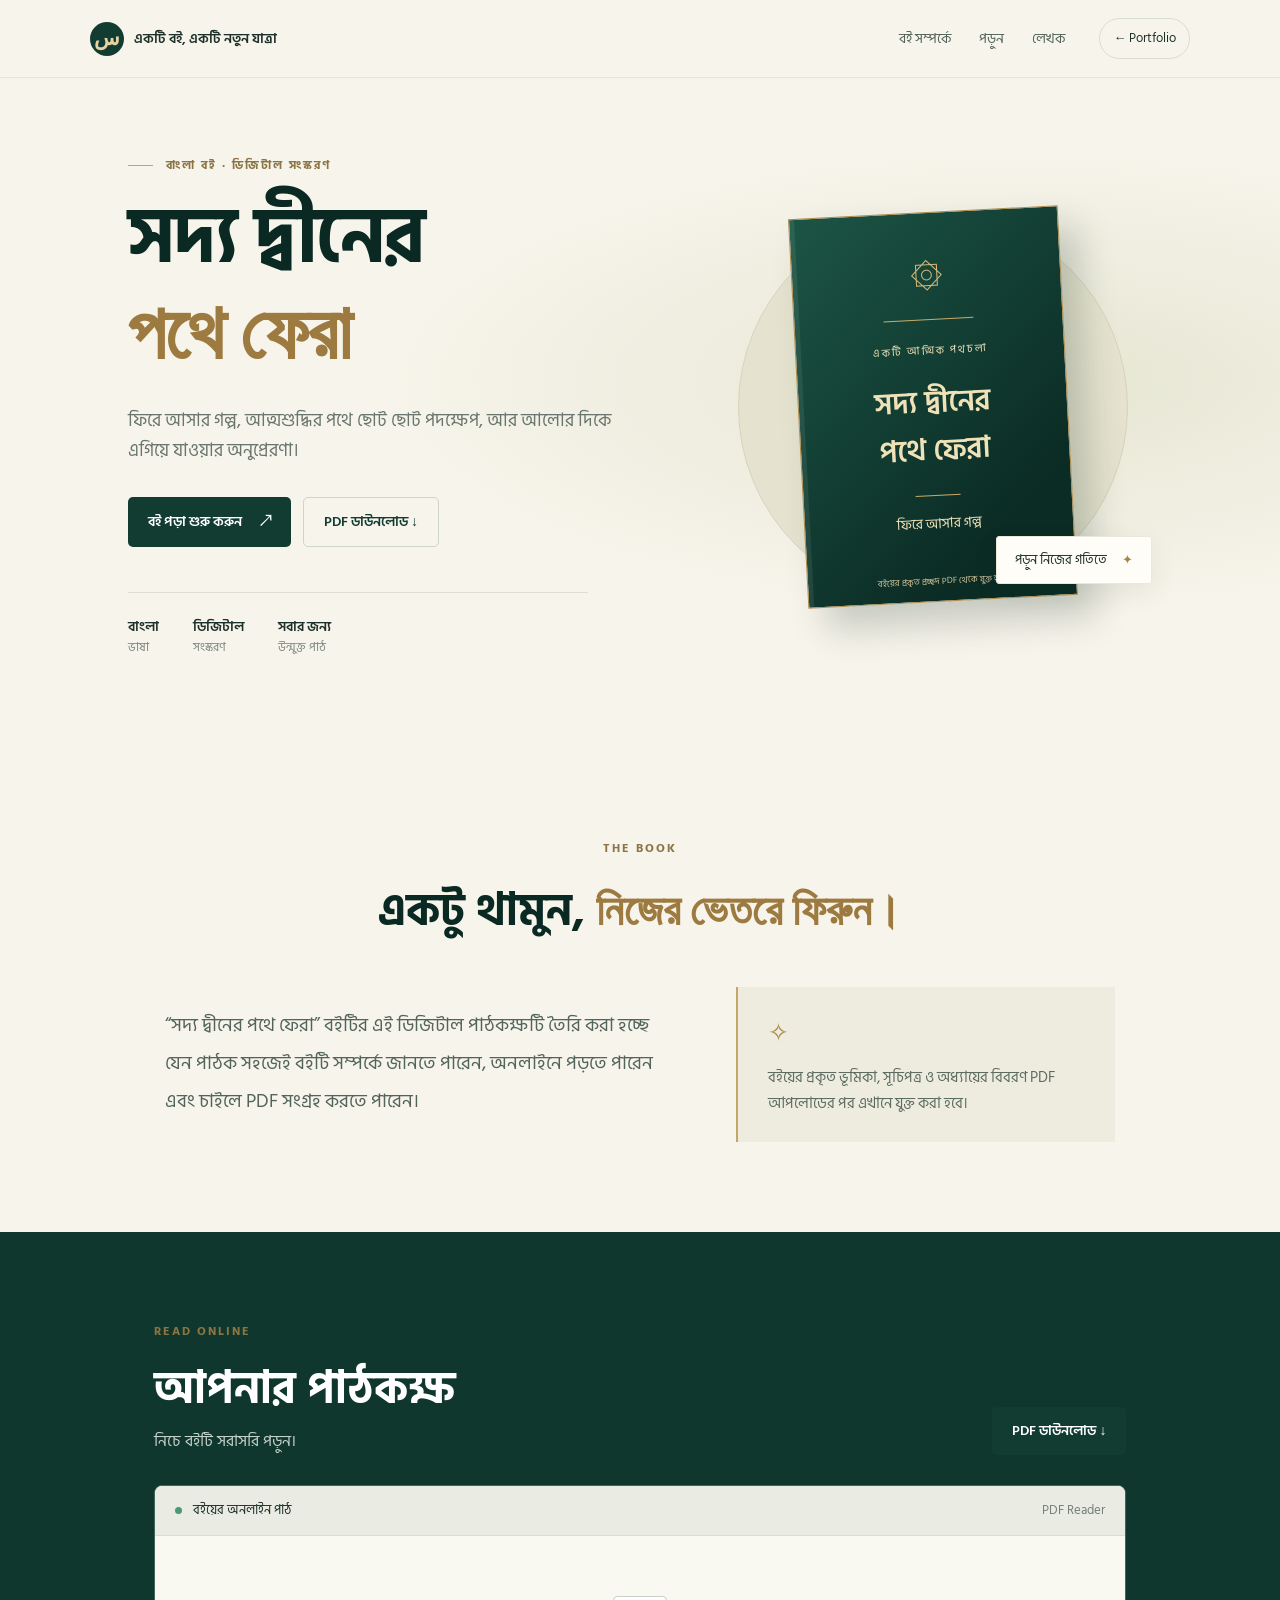
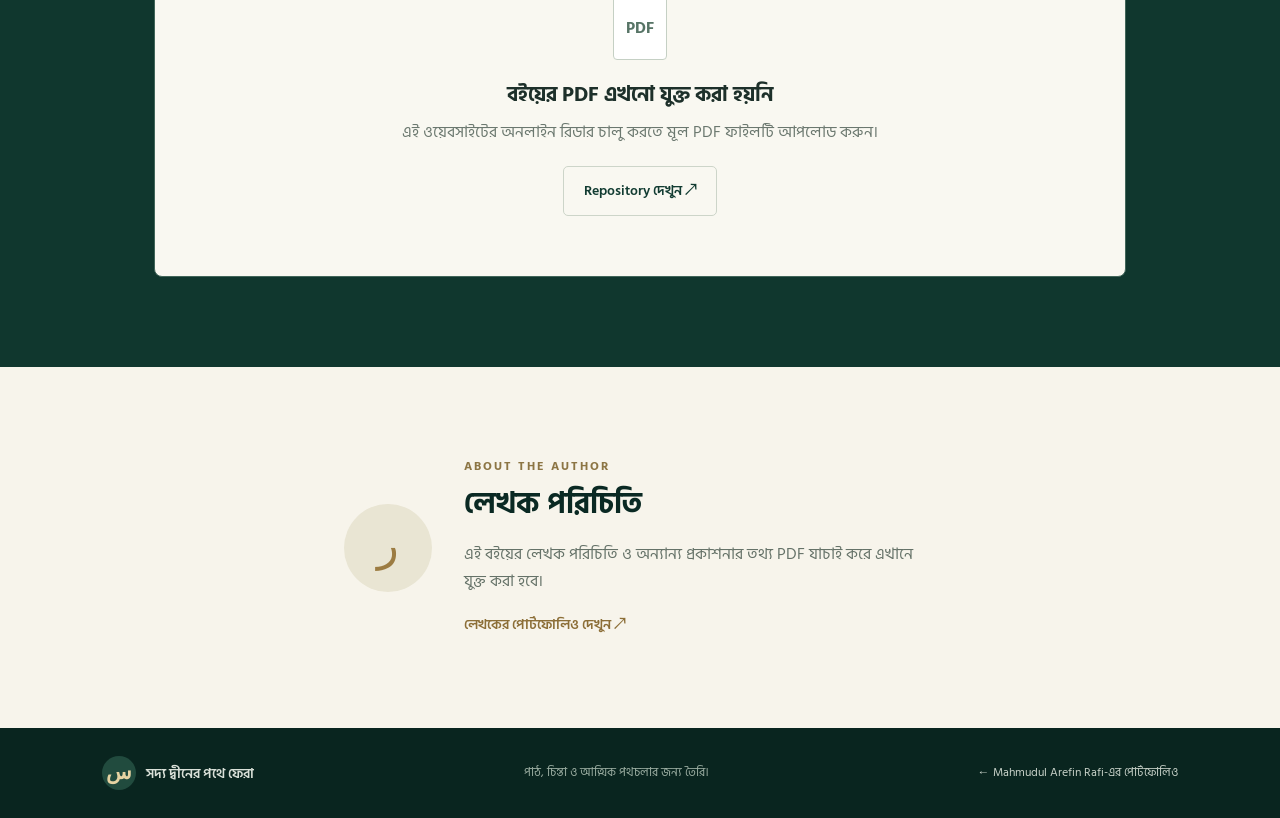
<file: book/index.html>
<!doctype html>
<html lang="bn">
<head>
<meta charset="utf-8">
<meta name="viewport" content="width=device-width,initial-scale=1">
<meta name="theme-color" content="#123c32">
<meta name="description" content="সদ্য দ্বীনের পথে ফেরা — একটি বাংলা বই। অনলাইনে পড়ুন অথবা PDF ডাউনলোড করুন।">
<meta property="og:type" content="book">
<meta property="og:title" content="সদ্য দ্বীনের পথে ফেরা">
<meta property="og:description" content="ফিরে আসার গল্প, নতুন পথচলার অনুপ্রেরণা।">
<title>সদ্য দ্বীনের পথে ফেরা | Digital Book</title>
<link rel="preconnect" href="https://fonts.googleapis.com">
<link rel="preconnect" href="https://fonts.gstatic.com" crossorigin>
<link href="https://fonts.googleapis.com/css2?family=Hind+Siliguri:wght@400;500;600;700&family=Playfair+Display:wght@500;600;700&display=swap" rel="stylesheet">
<link rel="stylesheet" href="style.css">
</head>
<body>
<header class="topbar"><a class="brand" href="#home"><span class="brand-mark">س</span><span>একটি বই, একটি নতুন যাত্রা</span></a><nav><a href="#about">বই সম্পর্কে</a><a href="#reader">পড়ুন</a><a href="#author">লেখক</a></nav><a class="back-link" href="../">← Portfolio</a></header>
<main id="home">
<section class="hero">
<div class="hero-copy"><p class="eyebrow"><span></span> বাংলা বই · ডিজিটাল সংস্করণ</p><h1>সদ্য দ্বীনের<br><em>পথে ফেরা</em></h1><p class="hero-lead">ফিরে আসার গল্প, আত্মশুদ্ধির পথে ছোট ছোট পদক্ষেপ, আর আলোর দিকে এগিয়ে যাওয়ার অনুপ্রেরণা।</p><div class="hero-actions"><a class="button primary" href="#reader">বই পড়া শুরু করুন <span>↗</span></a><a class="button secondary" href="assets/sadyo-diner-pothe-fera.pdf" download>PDF ডাউনলোড ↓</a></div><div class="hero-meta"><span><b>বাংলা</b><small>ভাষা</small></span><span><b>ডিজিটাল</b><small>সংস্করণ</small></span><span><b>সবার জন্য</b><small>উন্মুক্ত পাঠ</small></span></div></div>
<div class="book-stage"><div class="halo"></div><div class="book-cover" role="img" aria-label="সদ্য দ্বীনের পথে ফেরা বইয়ের অস্থায়ী প্রচ্ছদ"><div class="cover-ornament">۞</div><div class="cover-rule"></div><p class="cover-kicker">একটি আত্মিক পথচলা</p><h2>সদ্য দ্বীনের<br>পথে ফেরা</h2><div class="cover-rule short"></div><p class="cover-note">ফিরে আসার গল্প</p><div class="cover-bottom">বইয়ের প্রকৃত প্রচ্ছদ PDF থেকে যুক্ত হবে</div></div><div class="floating-note">পড়ুন নিজের গতিতে <span>✦</span></div></div>
</section>
<section class="intro section" id="about"><div class="section-heading"><p class="eyebrow">THE BOOK</p><h2>একটু থামুন, <em>নিজের ভেতরে ফিরুন।</em></h2></div><div class="intro-grid"><p class="intro-text">“সদ্য দ্বীনের পথে ফেরা” বইটির এই ডিজিটাল পাঠকক্ষটি তৈরি করা হচ্ছে যেন পাঠক সহজেই বইটি সম্পর্কে জানতে পারেন, অনলাইনে পড়তে পারেন এবং চাইলে PDF সংগ্রহ করতে পারেন।</p><div class="note-card"><span class="note-icon">✧</span><p>বইয়ের প্রকৃত ভূমিকা, সূচিপত্র ও অধ্যায়ের বিবরণ PDF আপলোডের পর এখানে যুক্ত করা হবে।</p></div></div></section>
<section class="reader-section section" id="reader"><div class="reader-heading"><div><p class="eyebrow">READ ONLINE</p><h2>আপনার পাঠকক্ষ</h2><p>নিচে বইটি সরাসরি পড়ুন।</p></div><a class="button primary" href="assets/sadyo-diner-pothe-fera.pdf" download>PDF ডাউনলোড ↓</a></div><div class="reader-shell"><div class="reader-top"><span><i></i> বইয়ের অনলাইন পাঠ</span><span class="reader-hint">PDF Reader</span></div><div class="reader-placeholder"><div class="document-icon">PDF</div><h3>বইয়ের PDF এখনো যুক্ত করা হয়নি</h3><p>এই ওয়েবসাইটের অনলাইন রিডার চালু করতে মূল PDF ফাইলটি আপলোড করুন।</p><a class="button secondary" href="https://github.com/mahmudularefinrafi/portfolio" target="_blank" rel="noopener noreferrer">Repository দেখুন ↗</a></div></div></section>
<section class="author-section section" id="author"><div class="author-monogram">ر</div><div><p class="eyebrow">ABOUT THE AUTHOR</p><h2>লেখক পরিচিতি</h2><p>এই বইয়ের লেখক পরিচিতি ও অন্যান্য প্রকাশনার তথ্য PDF যাচাই করে এখানে যুক্ত করা হবে।</p><a href="https://mahmudularefinrafi.iam.bd/" class="text-link">লেখকের পোর্টফোলিও দেখুন ↗</a></div></section>
</main>
<footer><a class="brand" href="#home"><span class="brand-mark">س</span><span>সদ্য দ্বীনের পথে ফেরা</span></a><p>পাঠ, চিন্তা ও আত্মিক পথচলার জন্য তৈরি।</p><a href="../">← Mahmudul Arefin Rafi-এর পোর্টফোলিও</a></footer>
<script src="script.js"></script>
</body></html>
</file>
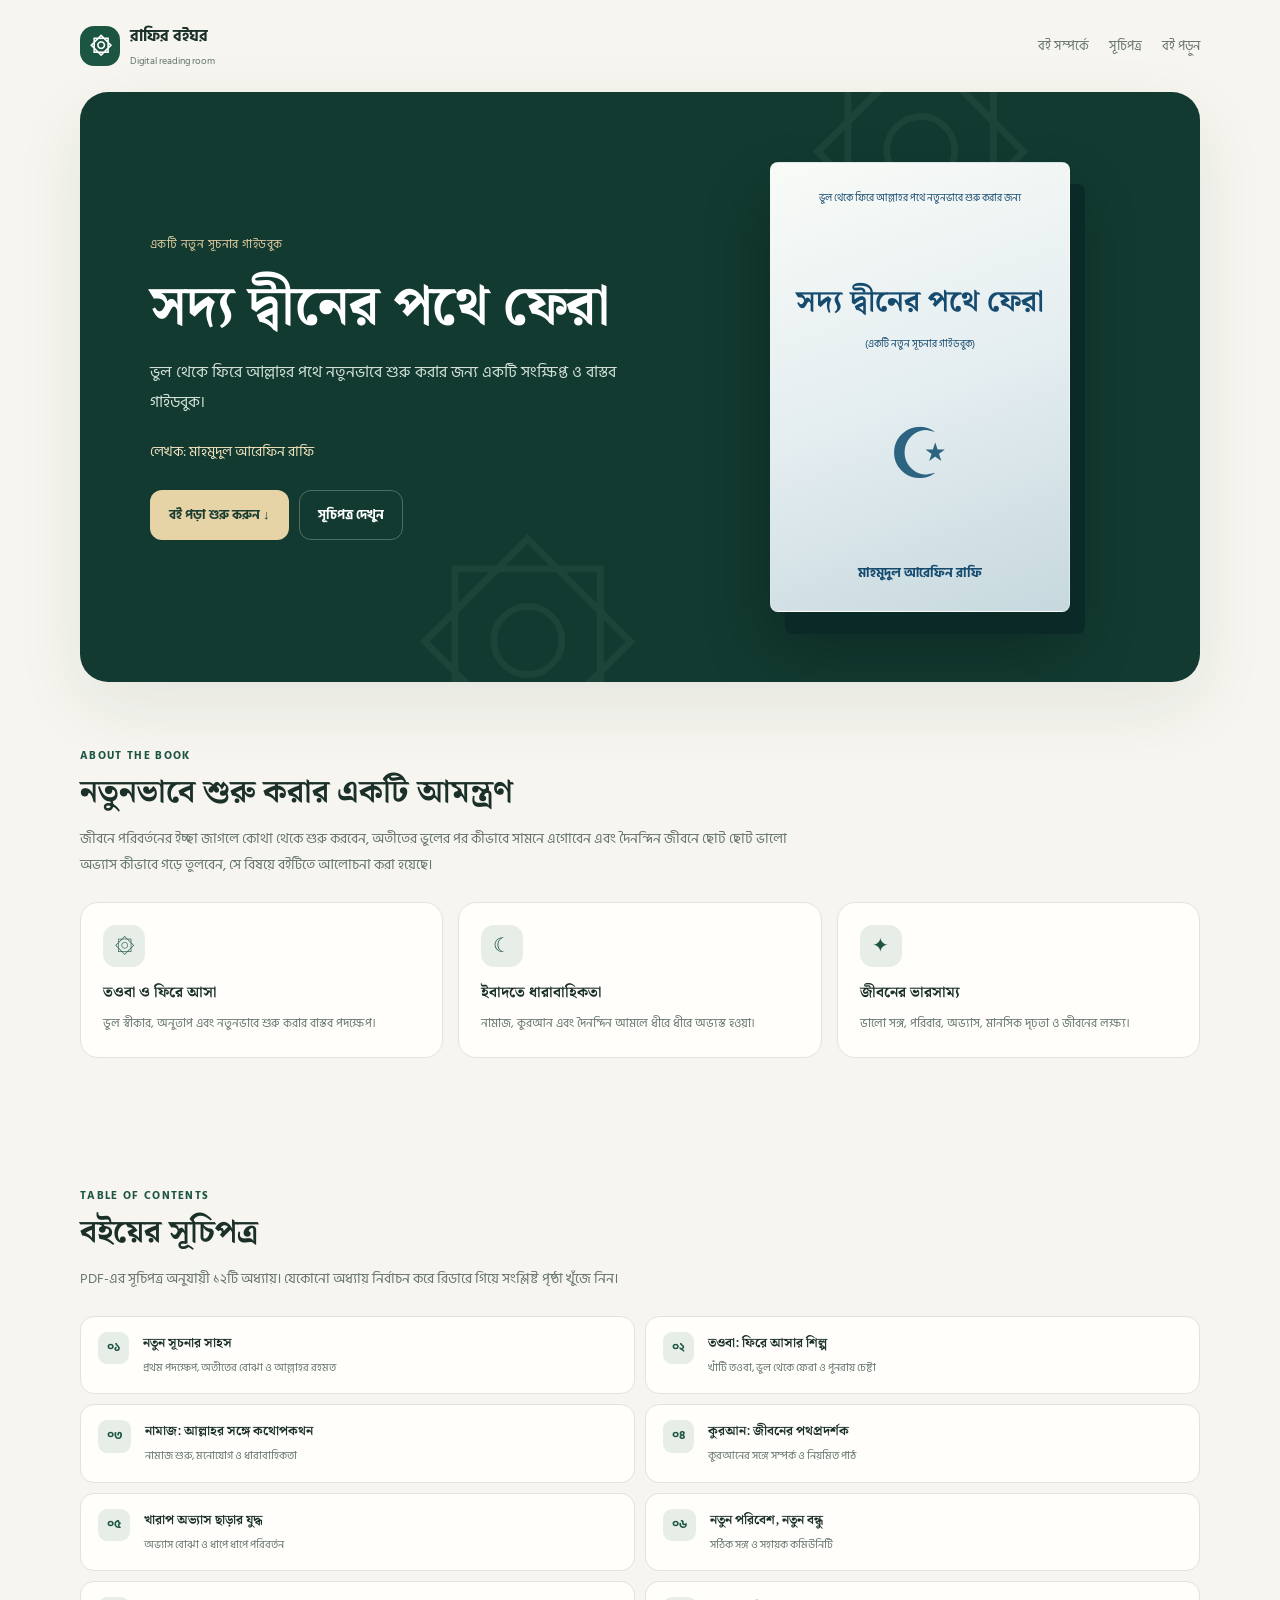
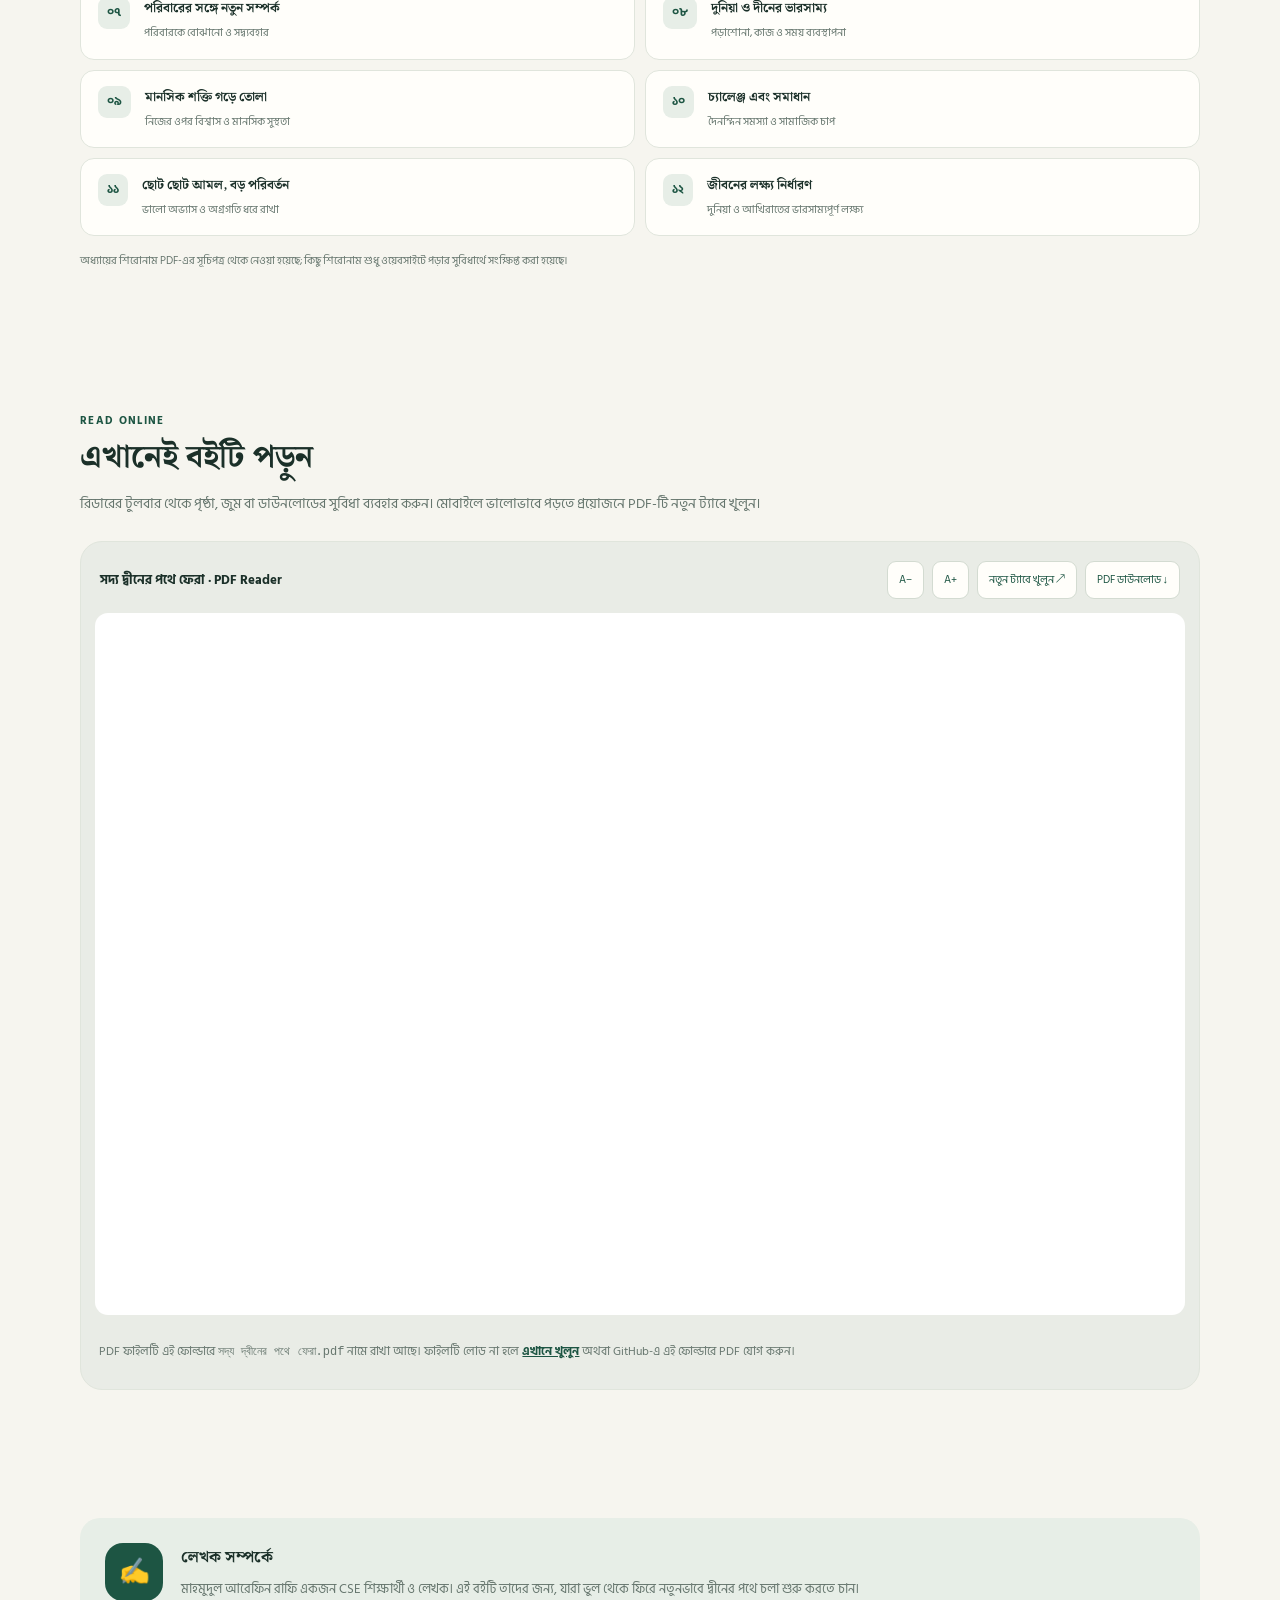
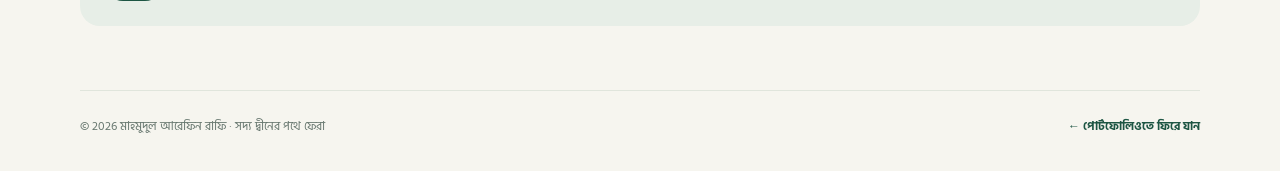
<file: books/soddo-diner-pothe-fera/index.html>
<!doctype html>
<html lang="bn">
<head>
<meta charset="utf-8">
<meta name="viewport" content="width=device-width,initial-scale=1">
<meta name="theme-color" content="#183f35">
<meta name="description" content="সদ্য দ্বীনের পথে ফেরা — মাহমুদুল আরেফিন রাফির লেখা একটি নতুন সূচনার গাইডবুক। অনলাইনে পড়ুন।">
<meta property="og:type" content="book">
<meta property="og:title" content="সদ্য দ্বীনের পথে ফেরা | মাহমুদুল আরেফিন রাফি">
<meta property="og:description" content="ভুল থেকে ফিরে আল্লাহর পথে নতুনভাবে শুরু করার জন্য একটি সংক্ষিপ্ত ও বাস্তব গাইডবুক।">
<title>সদ্য দ্বীনের পথে ফেরা | মাহমুদুল আরেফিন রাফি</title>
<link rel="preconnect" href="https://fonts.googleapis.com">
<link rel="preconnect" href="https://fonts.gstatic.com" crossorigin>
<link href="https://fonts.googleapis.com/css2?family=Hind+Siliguri:wght@400;500;600;700&family=Noto+Serif+Bengali:wght@400;500;600;700&display=swap" rel="stylesheet">
<style>
:root{color-scheme:light;--bg:#f6f5ef;--paper:#fffefa;--ink:#1b3029;--muted:#66766e;--green:#1d5543;--green-dark:#123a30;--mint:#e7eee7;--gold:#c4a66a;--line:#e0e5dc;--shadow:0 24px 70px #153b2c14}
*{box-sizing:border-box}html{scroll-behavior:smooth}body{margin:0;background:var(--bg);color:var(--ink);font-family:'Hind Siliguri',sans-serif;line-height:1.85}a{color:inherit}.wrap{width:min(1120px,calc(100% - 36px));margin:auto}.nav{display:flex;justify-content:space-between;align-items:center;padding:22px 0}.brand{display:flex;gap:10px;align-items:center;text-decoration:none;font-weight:700}.brand-icon{width:40px;height:40px;border-radius:14px;display:grid;place-items:center;background:var(--green);color:white;font-size:22px}.navlinks{display:flex;gap:20px;align-items:center;font-size:13px;color:var(--muted)}.navlinks a{text-decoration:none}.hero{position:relative;overflow:hidden;display:grid;grid-template-columns:1.1fr .9fr;gap:45px;align-items:center;background:var(--green-dark);color:#fff;border-radius:28px;padding:clamp(28px,6vw,70px);min-height:460px;box-shadow:var(--shadow)}.hero:before,.hero:after{content:"۞";position:absolute;color:#ffffff0d;font-size:230px;line-height:1;pointer-events:none}.hero:before{top:-50px;right:15%}.hero:after{bottom:-80px;left:30%}.eyebrow{color:#dfcca1;font-size:12px;letter-spacing:.04em}.hero h1{font-family:'Noto Serif Bengali',serif;font-size:clamp(32px,4.5vw,56px);line-height:1.35;margin:14px 0 12px;letter-spacing:-.6px}.subtitle{color:#d3e0d7;margin:0 0 22px}.author{font-size:14px;color:#f0e2bd;margin-bottom:25px}.actions{display:flex;flex-wrap:wrap;gap:10px}.btn{display:inline-flex;align-items:center;justify-content:center;padding:12px 18px;border-radius:12px;text-decoration:none;font-size:13px;font-weight:700;border:1px solid transparent}.btn-primary{background:#e6d3a6;color:#193d31}.btn-ghost{border-color:#ffffff42;color:#fff}.cover{position:relative;z-index:1;max-width:300px;width:100%;justify-self:center;aspect-ratio:2/3;border:1px solid #ffffff40;border-radius:8px;background:linear-gradient(160deg,#f9fbf7 0%,#e4edf0 52%,#c6d8de 100%);color:#164b70;box-shadow:15px 22px 0 #0b2926,0 35px 65px #0004;padding:26px 20px;display:flex;flex-direction:column;align-items:center;text-align:center;justify-content:space-between}.cover-small{font-size:10px;line-height:1.8}.cover h2{font-family:'Noto Serif Bengali',serif;font-size:clamp(22px,3vw,30px);line-height:1.4;margin:12px 0}.mosque{font-size:70px;line-height:1.2;color:#2b6380}.cover-author{font-weight:700;font-size:13px}.section{padding:64px 0}.section-head{margin-bottom:24px}.kicker{font-size:11px;color:var(--green);font-weight:700;letter-spacing:.12em;text-transform:uppercase}.section h2{font-family:'Noto Serif Bengali',serif;font-size:clamp(23px,3vw,32px);line-height:1.4;margin:5px 0 10px}.lead{color:var(--muted);font-size:14px;max-width:720px;margin:0}.feature-grid{display:grid;grid-template-columns:repeat(3,1fr);gap:15px}.feature{background:var(--paper);border:1px solid var(--line);border-radius:18px;padding:22px}.feature-icon{width:42px;height:42px;border-radius:13px;background:var(--mint);color:var(--green);display:grid;place-items:center;font-size:20px}.feature h3{font-family:'Noto Serif Bengali',serif;font-size:15px;margin:13px 0 5px}.feature p{font-size:12px;color:var(--muted);margin:0}.toc{display:grid;grid-template-columns:repeat(2,1fr);gap:10px}.toc-item{display:flex;gap:14px;align-items:flex-start;text-decoration:none;background:var(--paper);border:1px solid var(--line);padding:15px 17px;border-radius:14px;transition:transform .2s,border-color .2s}.toc-item:hover{transform:translateY(-2px);border-color:#a9c1ad}.num{font-size:12px;color:var(--green);background:var(--mint);border-radius:9px;padding:5px 9px;font-weight:700;white-space:nowrap}.toc-item strong{display:block;font-family:'Noto Serif Bengali',serif;font-size:13px}.toc-item small{display:block;color:var(--muted);font-size:11px;margin-top:2px}.reader-shell{background:#e9ece6;border:1px solid var(--line);border-radius:22px;padding:14px}.reader-toolbar{display:flex;align-items:center;justify-content:space-between;gap:12px;flex-wrap:wrap;padding:5px 5px 14px}.reader-toolbar p{font-size:13px;font-weight:700;margin:0}.reader-tools{display:flex;gap:8px;flex-wrap:wrap}.reader-tools a,.reader-tools button{border:1px solid #d3dbd1;background:#fffefa;border-radius:9px;padding:8px 11px;font:inherit;font-size:11px;text-decoration:none;color:var(--green);cursor:pointer}.reader-frame{display:block;width:100%;height:min(78vh,900px);min-height:560px;border:0;border-radius:13px;background:white}.pdf-note{font-size:12px;color:var(--muted);padding:14px 4px 0}.pdf-note a{color:var(--green);font-weight:700}.author-card{display:flex;align-items:center;gap:18px;background:var(--mint);border-radius:20px;padding:25px}.author-avatar{width:58px;height:58px;flex:0 0 auto;border-radius:18px;background:var(--green);color:white;display:grid;place-items:center;font-size:25px}.author-card h3{font-family:'Noto Serif Bengali',serif;margin:0 0 4px;font-size:16px}.author-card p{margin:0;color:var(--muted);font-size:13px}.backline{display:flex;justify-content:space-between;gap:14px;align-items:center;border-top:1px solid var(--line);padding:25px 0 32px;font-size:12px;color:var(--muted)}.backline a{color:var(--green);text-decoration:none;font-weight:700}.notice{font-size:11px;color:var(--muted);margin-top:15px}@media(max-width:760px){.wrap{width:min(100% - 24px,600px)}.nav{padding:15px 0}.navlinks a:not(:last-child){display:none}.hero{grid-template-columns:1fr;gap:30px;border-radius:21px;padding:30px 23px}.hero-copy{order:1}.cover{order:0;width:min(210px,70%);padding:17px}.cover h2{font-size:22px}.mosque{font-size:50px}.hero h1{font-size:34px}.section{padding:43px 0}.feature-grid{grid-template-columns:1fr}.toc{grid-template-columns:1fr}.reader-shell{padding:8px;border-radius:15px}.reader-frame{height:70vh;min-height:460px}.reader-toolbar{align-items:flex-start}.author-card{align-items:flex-start;padding:18px}.backline{align-items:flex-start;flex-direction:column}}@media(prefers-reduced-motion:reduce){html{scroll-behavior:auto}*{transition:none!important}}
</style>
</head>
<body>
<header class="wrap nav"><a class="brand" href="#top"><span class="brand-icon">۞</span><span>রাফির বইঘর<small style="display:block;color:var(--muted);font-size:10px;font-weight:400">Digital reading room</small></span></a><nav class="navlinks"><a href="#about">বই সম্পর্কে</a><a href="#contents">সূচিপত্র</a><a href="#read">বই পড়ুন</a></nav></header>
<main id="top" class="wrap">
<section class="hero">
<div class="hero-copy"><div class="eyebrow">একটি নতুন সূচনার গাইডবুক</div><h1>সদ্য দ্বীনের পথে ফেরা</h1><p class="subtitle">ভুল থেকে ফিরে আল্লাহর পথে নতুনভাবে শুরু করার জন্য একটি সংক্ষিপ্ত ও বাস্তব গাইডবুক।</p><div class="author">লেখক: মাহমুদুল আরেফিন রাফি</div><div class="actions"><a class="btn btn-primary" href="#read">বই পড়া শুরু করুন ↓</a><a class="btn btn-ghost" href="#contents">সূচিপত্র দেখুন</a></div></div>
<div class="cover" aria-label="বইয়ের প্রচ্ছদের ডিজাইন উপস্থাপনা"><div class="cover-small">ভুল থেকে ফিরে আল্লাহর পথে নতুনভাবে শুরু করার জন্য</div><div><h2>সদ্য দ্বীনের পথে ফেরা</h2><div class="cover-small">(একটি নতুন সূচনার গাইডবুক)</div></div><div class="mosque" aria-hidden="true">☪</div><div class="cover-author">মাহমুদুল আরেফিন রাফি</div></div>
</section>
<section class="section" id="about"><div class="section-head"><div class="kicker">About the book</div><h2>নতুনভাবে শুরু করার একটি আমন্ত্রণ</h2><p class="lead">জীবনে পরিবর্তনের ইচ্ছা জাগলে কোথা থেকে শুরু করবেন, অতীতের ভুলের পর কীভাবে সামনে এগোবেন এবং দৈনন্দিন জীবনে ছোট ছোট ভালো অভ্যাস কীভাবে গড়ে তুলবেন, সে বিষয়ে বইটিতে আলোচনা করা হয়েছে।</p></div><div class="feature-grid"><article class="feature"><div class="feature-icon">۞</div><h3>তওবা ও ফিরে আসা</h3><p>ভুল স্বীকার, অনুতাপ এবং নতুনভাবে শুরু করার বাস্তব পদক্ষেপ।</p></article><article class="feature"><div class="feature-icon">☾</div><h3>ইবাদতে ধারাবাহিকতা</h3><p>নামাজ, কুরআন এবং দৈনন্দিন আমলে ধীরে ধীরে অভ্যস্ত হওয়া।</p></article><article class="feature"><div class="feature-icon">✦</div><h3>জীবনের ভারসাম্য</h3><p>ভালো সঙ্গ, পরিবার, অভ্যাস, মানসিক দৃঢ়তা ও জীবনের লক্ষ্য।</p></article></div></section>
<section class="section" id="contents"><div class="section-head"><div class="kicker">Table of contents</div><h2>বইয়ের সূচিপত্র</h2><p class="lead">PDF-এর সূচিপত্র অনুযায়ী ১২টি অধ্যায়। যেকোনো অধ্যায় নির্বাচন করে রিডারে গিয়ে সংশ্লিষ্ট পৃষ্ঠা খুঁজে নিন।</p></div><div class="toc">
<a class="toc-item" href="#read"><span class="num">০১</span><span><strong>নতুন সূচনার সাহস</strong><small>প্রথম পদক্ষেপ, অতীতের বোঝা ও আল্লাহর রহমত</small></span></a>
<a class="toc-item" href="#read"><span class="num">০২</span><span><strong>তওবা: ফিরে আসার শিল্প</strong><small>খাঁটি তওবা, ভুল থেকে ফেরা ও পুনরায় চেষ্টা</small></span></a>
<a class="toc-item" href="#read"><span class="num">০৩</span><span><strong>নামাজ: আল্লাহর সঙ্গে কথোপকথন</strong><small>নামাজ শুরু, মনোযোগ ও ধারাবাহিকতা</small></span></a>
<a class="toc-item" href="#read"><span class="num">০৪</span><span><strong>কুরআন: জীবনের পথপ্রদর্শক</strong><small>কুরআনের সঙ্গে সম্পর্ক ও নিয়মিত পাঠ</small></span></a>
<a class="toc-item" href="#read"><span class="num">০৫</span><span><strong>খারাপ অভ্যাস ছাড়ার যুদ্ধ</strong><small>অভ্যাস বোঝা ও ধাপে ধাপে পরিবর্তন</small></span></a>
<a class="toc-item" href="#read"><span class="num">০৬</span><span><strong>নতুন পরিবেশ, নতুন বন্ধু</strong><small>সঠিক সঙ্গ ও সহায়ক কমিউনিটি</small></span></a>
<a class="toc-item" href="#read"><span class="num">০৭</span><span><strong>পরিবারের সঙ্গে নতুন সম্পর্ক</strong><small>পরিবারকে বোঝানো ও সদ্ব্যবহার</small></span></a>
<a class="toc-item" href="#read"><span class="num">০৮</span><span><strong>দুনিয়া ও দীনের ভারসাম্য</strong><small>পড়াশোনা, কাজ ও সময় ব্যবস্থাপনা</small></span></a>
<a class="toc-item" href="#read"><span class="num">০৯</span><span><strong>মানসিক শক্তি গড়ে তোলা</strong><small>নিজের ওপর বিশ্বাস ও মানসিক সুস্থতা</small></span></a>
<a class="toc-item" href="#read"><span class="num">১০</span><span><strong>চ্যালেঞ্জ এবং সমাধান</strong><small>দৈনন্দিন সমস্যা ও সামাজিক চাপ</small></span></a>
<a class="toc-item" href="#read"><span class="num">১১</span><span><strong>ছোট ছোট আমল, বড় পরিবর্তন</strong><small>ভালো অভ্যাস ও অগ্রগতি ধরে রাখা</small></span></a>
<a class="toc-item" href="#read"><span class="num">১২</span><span><strong>জীবনের লক্ষ্য নির্ধারণ</strong><small>দুনিয়া ও আখিরাতের ভারসাম্যপূর্ণ লক্ষ্য</small></span></a>
</div><p class="notice">অধ্যায়ের শিরোনাম PDF-এর সূচিপত্র থেকে নেওয়া হয়েছে; কিছু শিরোনাম শুধু ওয়েবসাইটে পড়ার সুবিধার্থে সংক্ষিপ্ত করা হয়েছে।</p></section>
<section class="section" id="read"><div class="section-head"><div class="kicker">Read online</div><h2>এখানেই বইটি পড়ুন</h2><p class="lead">রিডারের টুলবার থেকে পৃষ্ঠা, জুম বা ডাউনলোডের সুবিধা ব্যবহার করুন। মোবাইলে ভালোভাবে পড়তে প্রয়োজনে PDF-টি নতুন ট্যাবে খুলুন।</p></div><div class="reader-shell"><div class="reader-toolbar"><p>সদ্য দ্বীনের পথে ফেরা · PDF Reader</p><div class="reader-tools"><button id="zoomOut" type="button" aria-label="ছোট করুন">A−</button><button id="zoomIn" type="button" aria-label="বড় করুন">A+</button><a href="./book.pdf" target="_blank" rel="noopener">নতুন ট্যাবে খুলুন ↗</a><a href="./book.pdf" download>PDF ডাউনলোড ↓</a></div></div><iframe id="pdfFrame" class="reader-frame" src="./book.pdf#toolbar=1&navpanes=0&view=FitH" title="সদ্য দ্বীনের পথে ফেরা বইয়ের PDF রিডার"></iframe><p class="pdf-note" id="pdfNote">PDF ফাইলটি এই ফোল্ডারে <code>সদ্য দ্বীনের পথে ফেরা.pdf</code> নামে রাখা আছে। ফাইলটি লোড না হলে <a href="./book.pdf" target="_blank" rel="noopener">এখানে খুলুন</a> অথবা GitHub-এ এই ফোল্ডারে PDF যোগ করুন।</p></div></section>
<section class="section"><div class="author-card"><div class="author-avatar">✍</div><div><h3>লেখক সম্পর্কে</h3><p>মাহমুদুল আরেফিন রাফি একজন CSE শিক্ষার্থী ও লেখক। এই বইটি তাদের জন্য, যারা ভুল থেকে ফিরে নতুনভাবে দ্বীনের পথে চলা শুরু করতে চান।</p></div></div></section>
</main>
<footer class="wrap backline"><span>© <span id="year"></span> মাহমুদুল আরেফিন রাফি · সদ্য দ্বীনের পথে ফেরা</span><a href="../../#projects">← পোর্টফোলিওতে ফিরে যান</a></footer>
<script>
document.getElementById('year').textContent=new Date().getFullYear();
let zoom=100;const frame=document.getElementById('pdfFrame');document.getElementById('zoomIn').addEventListener('click',()=>{zoom=Math.min(160,zoom+10);frame.style.width=zoom+'%';frame.style.width='100%';frame.src='./book.pdf#toolbar=1&navpanes=0&view=FitH&zoom='+zoom;});document.getElementById('zoomOut').addEventListener('click',()=>{zoom=Math.max(60,zoom-10);frame.src='./book.pdf#toolbar=1&navpanes=0&view=FitH&zoom='+zoom;});
frame.addEventListener('error',()=>{document.getElementById('pdfNote').innerHTML='PDF ফাইলটি লোড হচ্ছে না। ফাইলের নাম ও অবস্থান যাচাই করুন।';});
</script>
</body>
</html>
</file>
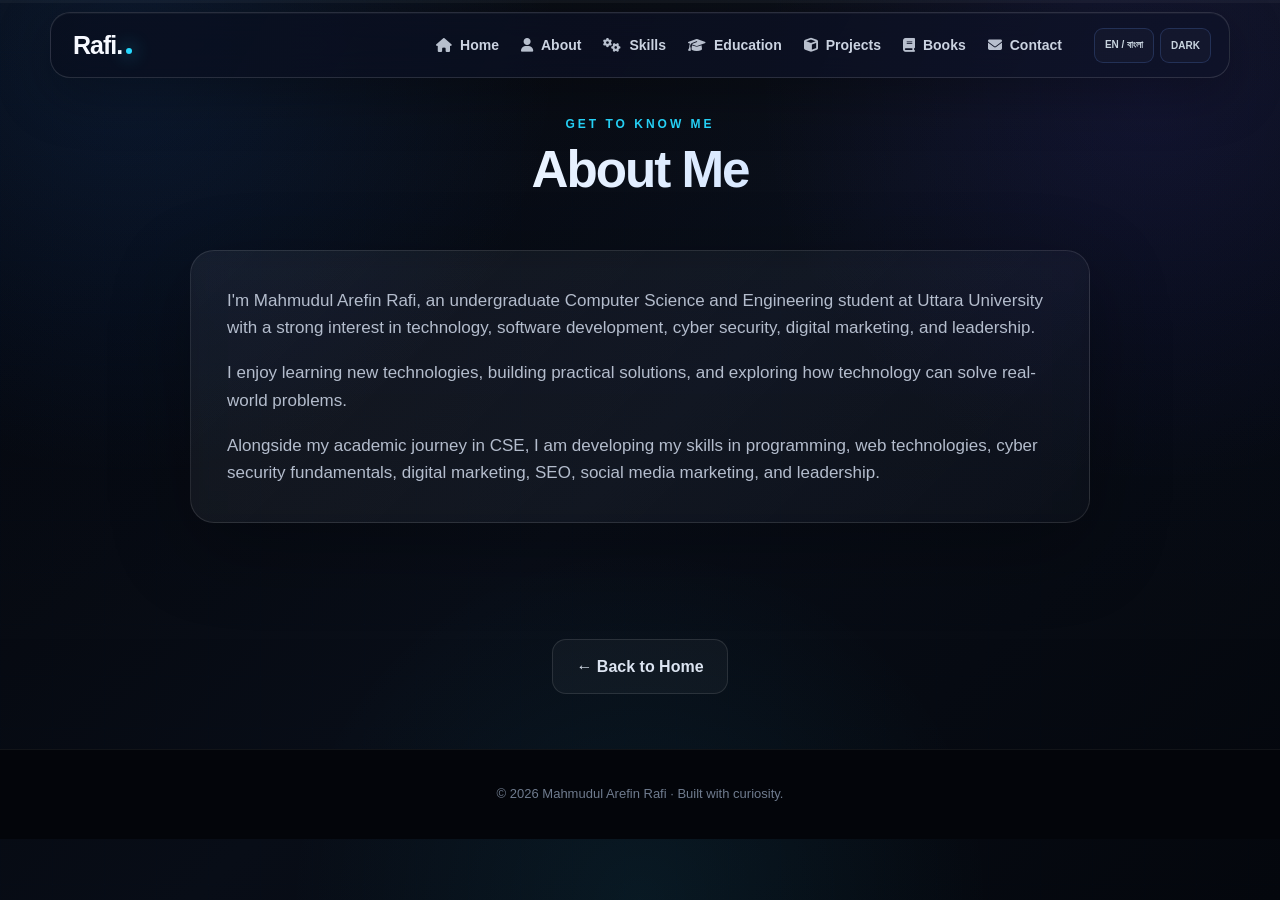
<file: about.html>
<!DOCTYPE html><html lang="en"><head><meta charset="UTF-8"><meta name="viewport" content="width=device-width,initial-scale=1.0"><link rel="icon" type="image/svg+xml" href="https://mahmudularefinrafi.iam.bd/favicon.svg"><link rel="shortcut icon" href="https://mahmudularefinrafi.iam.bd/favicon.svg"><title>About Me | Mahmudul Arefin Rafi</title>
<meta name="description" content="Explore about me of Mahmudul Arefin Rafi's personal developer and author portfolio.">
<meta name="author" content="Mahmudul Arefin Rafi">
<meta name="robots" content="index, follow, max-image-preview:large">
<link rel="canonical" href="https://mahmudularefinrafi.iam.bd/about.html">
<meta property="og:type" content="profile">
<meta property="og:title" content="Mahmudul Arefin Rafi | Cyber Security Enthusiast">
<meta property="og:description" content="CSE student exploring cyber security, software development, and web technologies. Discover projects and skills.">
<meta property="og:url" content="https://mahmudularefinrafi.iam.bd/">
<meta property="og:image" content="https://mahmudularefinrafi.iam.bd/profile.jpg">
<meta name="twitter:card" content="summary">
<meta name="twitter:title" content="Mahmudul Arefin Rafi | Cyber Security Enthusiast">
<meta name="twitter:description" content="CSE student interested in cyber security, software development, and web technologies.">
<script type="application/ld+json">
{
  "@context": "https://schema.org",
  "@type": "ProfilePage",
  "mainEntity": {
    "@type": "Person",
    "@id": "https://mahmudularefinrafi.iam.bd/#rafi",
    "name": "Mahmudul Arefin Rafi",
    "alternateName": "mahmudularefinrafi",
    "url": "https://mahmudularefinrafi.iam.bd/",
    "image": "https://mahmudularefinrafi.iam.bd/profile.jpg",
    "description": "Computer Science and Engineering student interested in cyber security, software development, web technologies, and technology projects.",
    "jobTitle": "CSE Student and Cyber Security Enthusiast",
    "sameAs": [
      "https://github.com/mahmudularefinrafi"
    ],
    "knowsAbout": [
      "Cyber Security",
      "Computer Science",
      "Software Development",
      "Web Development",
      "Python",
      "JavaScript"
    ]
  }
}
</script><link rel="preconnect" href="https://fonts.googleapis.com"><link rel="preconnect" href="https://fonts.gstatic.com" crossorigin><link rel="stylesheet" href="https://fonts.googleapis.com/css2?family=Hind+Siliguri:wght@400;500;600;700&family=Manrope:wght@400;500;600;700;800&family=Space+Grotesk:wght@500;600;700&display=swap"><link rel="stylesheet" href="style.css?v=17"><link rel="stylesheet" href="premium.css?v=7"><link rel="stylesheet" href="mobile.css?v=8"></head><body><header><nav><a class="logo" href="index.html">Rafi.</a><ul class="nav-links"><li><a href="index.html" data-en="Home" data-bn="হোম">Home</a></li><li><a href="about.html" data-en="About" data-bn="সম্পর্কে">About</a></li><li><a href="skills.html" data-en="Skills" data-bn="দক্ষতা">Skills</a></li><li><a href="education.html" data-en="Education" data-bn="শিক্ষা">Education</a></li><li><a href="projects.html" data-en="Projects" data-bn="প্রজেক্ট">Projects</a></li><li><a href="books.html" data-en="Books" data-bn="বই">Books</a></li><li><a href="contact.html" data-en="Contact" data-bn="যোগাযোগ">Contact</a></li></ul><div class="nav-tools"><button class="tool-btn" id="languageToggle">EN / বাংলা</button><button class="tool-btn" id="themeButton">DARK</button><button class="tool-btn mobile-menu-btn" id="mobileMenuButton">☰</button></div></nav></header><section id="about"><div class="section-title"><p data-en="Get To Know Me" data-bn="আমার সম্পর্কে জানুন">Get To Know Me</p><h2 data-en="About Me" data-bn="আমার সম্পর্কে">About Me</h2></div><div class="about-content"><p data-en="I'm Mahmudul Arefin Rafi, an undergraduate Computer Science and Engineering student at Uttara University with a strong interest in technology, software development, cyber security, digital marketing, and leadership." data-bn="আমি মাহমুদুল আরেফিন রাফি, উত্তরা বিশ্ববিদ্যালয়ের কম্পিউটার সায়েন্স অ্যান্ড ইঞ্জিনিয়ারিং বিভাগের একজন স্নাতক শিক্ষার্থী। প্রযুক্তি, সফটওয়্যার ডেভেলপমেন্ট, সাইবার সিকিউরিটি, ডিজিটাল মার্কেটিং এবং নেতৃত্বের প্রতি আমার গভীর আগ্রহ রয়েছে।">I'm Mahmudul Arefin Rafi, an undergraduate Computer Science and Engineering student at Uttara University with a strong interest in technology, software development, digital marketing, and leadership.</p><p data-en="I enjoy learning new technologies, building practical solutions, and exploring how technology can solve real-world problems." data-bn="আমি নতুন প্রযুক্তি শেখা, বাস্তবসম্মত সমাধান তৈরি করা এবং প্রযুক্তির মাধ্যমে বাস্তব সমস্যার সমাধান অন্বেষণ করতে পছন্দ করি।">I enjoy learning new technologies, building practical solutions, and exploring how technology can solve real-world problems.</p><p data-en="Alongside my academic journey in CSE, I am developing my skills in programming, web technologies, cyber security fundamentals, digital marketing, SEO, social media marketing, and leadership." data-bn="CSE পড়াশোনার পাশাপাশি আমি প্রোগ্রামিং, ওয়েব প্রযুক্তি, সাইবার সিকিউরিটির মৌলিক বিষয়, ডিজিটাল মার্কেটিং, SEO, সোশ্যাল মিডিয়া মার্কেটিং এবং নেতৃত্বের দক্ষতা উন্নত করছি।">Alongside my academic journey in CSE, I am developing my skills in programming, web technologies, digital marketing, SEO, social media marketing, and leadership.</p></div></section><div class="page-home-link"><a class="btn secondary" href="index.html" data-en="← Back to Home" data-bn="← হোমপেজে ফিরুন">← Back to Home</a></div><footer><p>© <span id="year"></span> Mahmudul Arefin Rafi · Built with curiosity.</p></footer><script src="script.js?v=16"></script><script src="scroll-progress.js?v=1"></script><script src="project-preview.js?v=11"></script></body></html>
</file>
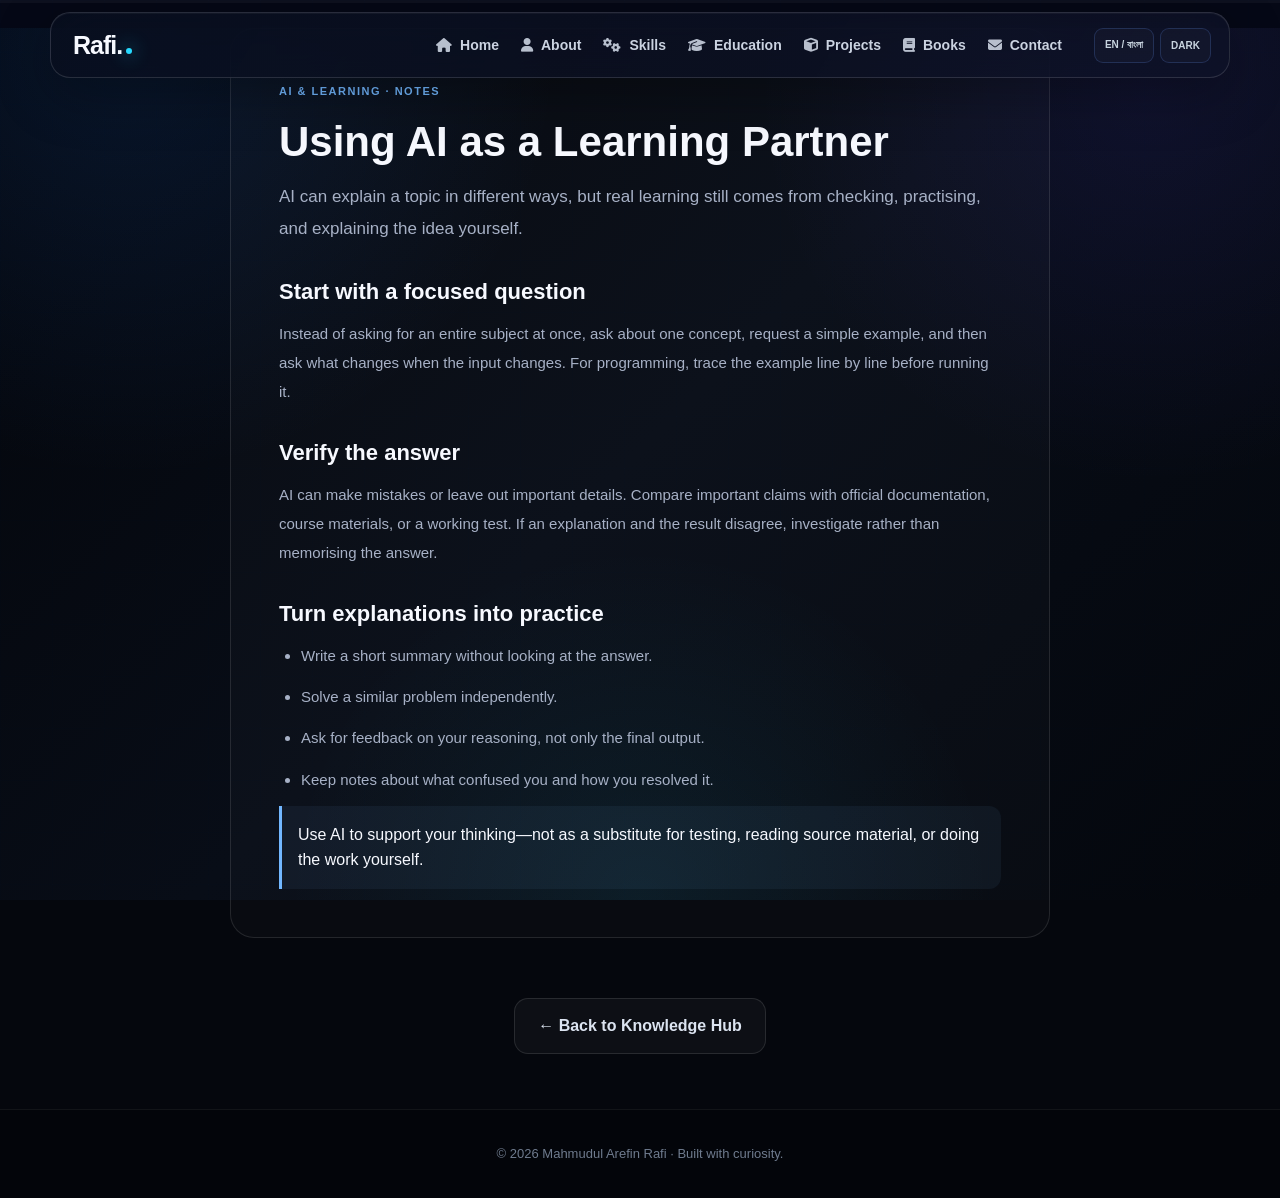
<file: blog-ai-learning.html>
<!DOCTYPE html><html lang="en"><head><meta charset="UTF-8"><meta name="viewport" content="width=device-width,initial-scale=1.0"><link rel="icon" type="image/svg+xml" href="https://mahmudularefinrafi.iam.bd/favicon.svg"><link rel="shortcut icon" href="https://mahmudularefinrafi.iam.bd/favicon.svg"><title>Using AI as a Learning Partner | Mahmudul Arefin Rafi</title>
<meta name="description" content="A practical workflow for using AI to learn, verify explanations, and practise independently.">
<meta name="author" content="Mahmudul Arefin Rafi">
<meta name="robots" content="index, follow, max-image-preview:large">
<link rel="canonical" href="https://mahmudularefinrafi.iam.bd/blog-ai-learning.html">
<meta property="og:type" content="profile">
<meta property="og:title" content="Mahmudul Arefin Rafi | Cyber Security Enthusiast">
<meta property="og:description" content="CSE student exploring cyber security, software development, and web technologies. Discover projects and skills.">
<meta property="og:url" content="https://mahmudularefinrafi.iam.bd/blog-ai-learning.html">
<meta property="og:image" content="https://mahmudularefinrafi.iam.bd/profile.jpg">
<meta name="twitter:card" content="summary">
<meta name="twitter:title" content="Mahmudul Arefin Rafi | Cyber Security Enthusiast">
<meta name="twitter:description" content="CSE student interested in cyber security, software development, and web technologies.">
<script type="application/ld+json">
{
  "@context": "https://schema.org",
  "@type": "ProfilePage",
  "mainEntity": {
    "@type": "Person",
    "@id": "https://mahmudularefinrafi.iam.bd/#rafi",
    "name": "Mahmudul Arefin Rafi",
    "alternateName": "mahmudularefinrafi",
    "url": "https://mahmudularefinrafi.iam.bd/",
    "image": "https://mahmudularefinrafi.iam.bd/profile.jpg",
    "description": "Computer Science and Engineering student interested in cyber security, software development, web technologies, and technology projects.",
    "jobTitle": "CSE Student and Cyber Security Enthusiast",
    "sameAs": [
      "https://github.com/mahmudularefinrafi"
    ],
    "knowsAbout": [
      "Cyber Security",
      "Computer Science",
      "Software Development",
      "Web Development",
      "Python",
      "JavaScript"
    ]
  }
}
</script><link rel="preconnect" href="https://fonts.googleapis.com"><link rel="preconnect" href="https://fonts.gstatic.com" crossorigin><link rel="stylesheet" href="https://fonts.googleapis.com/css2?family=Hind+Siliguri:wght@400;500;600;700&family=Manrope:wght@400;500;600;700;800&family=Space+Grotesk:wght@500;600;700&display=swap"><link rel="stylesheet" href="style.css?v=17"><link rel="stylesheet" href="premium.css?v=7"><link rel="stylesheet" href="mobile.css?v=8"></head><body><header><nav><a class="logo" href="index.html">Rafi.</a><ul class="nav-links"><li><a href="index.html" data-en="Home" data-bn="হোম">Home</a></li><li><a href="about.html" data-en="About" data-bn="সম্পর্কে">About</a></li><li><a href="skills.html" data-en="Skills" data-bn="দক্ষতা">Skills</a></li><li><a href="education.html" data-en="Education" data-bn="শিক্ষা">Education</a></li><li><a href="projects.html" data-en="Projects" data-bn="প্রজেক্ট">Projects</a></li><li><a href="books.html" data-en="Books" data-bn="বই">Books</a></li><li><a href="contact.html" data-en="Contact" data-bn="যোগাযোগ">Contact</a></li></ul><div class="nav-tools"><button class="tool-btn" id="languageToggle">EN / বাংলা</button><button class="tool-btn" id="themeButton">DARK</button><button class="tool-btn mobile-menu-btn" id="mobileMenuButton">☰</button></div></nav></header><article class="blog-article"><span class="article-category">AI &amp; LEARNING · NOTES</span><h2>Using AI as a Learning Partner</h2><p class="article-lead">AI can explain a topic in different ways, but real learning still comes from checking, practising, and explaining the idea yourself.</p><h3>Start with a focused question</h3><p>Instead of asking for an entire subject at once, ask about one concept, request a simple example, and then ask what changes when the input changes. For programming, trace the example line by line before running it.</p><h3>Verify the answer</h3><p>AI can make mistakes or leave out important details. Compare important claims with official documentation, course materials, or a working test. If an explanation and the result disagree, investigate rather than memorising the answer.</p><h3>Turn explanations into practice</h3><ul><li>Write a short summary without looking at the answer.</li><li>Solve a similar problem independently.</li><li>Ask for feedback on your reasoning, not only the final output.</li><li>Keep notes about what confused you and how you resolved it.</li></ul><div class="article-note">Use AI to support your thinking—not as a substitute for testing, reading source material, or doing the work yourself.</div></article><div class="page-home-link"><a class="btn secondary" href="blog.html">← Back to Knowledge Hub</a></div><footer><p>© <span id="year"></span> Mahmudul Arefin Rafi · Built with curiosity.</p></footer><script src="script.js?v=16"></script><script src="scroll-progress.js?v=1"></script><script src="project-preview.js?v=13"></script></body></html>
</file>
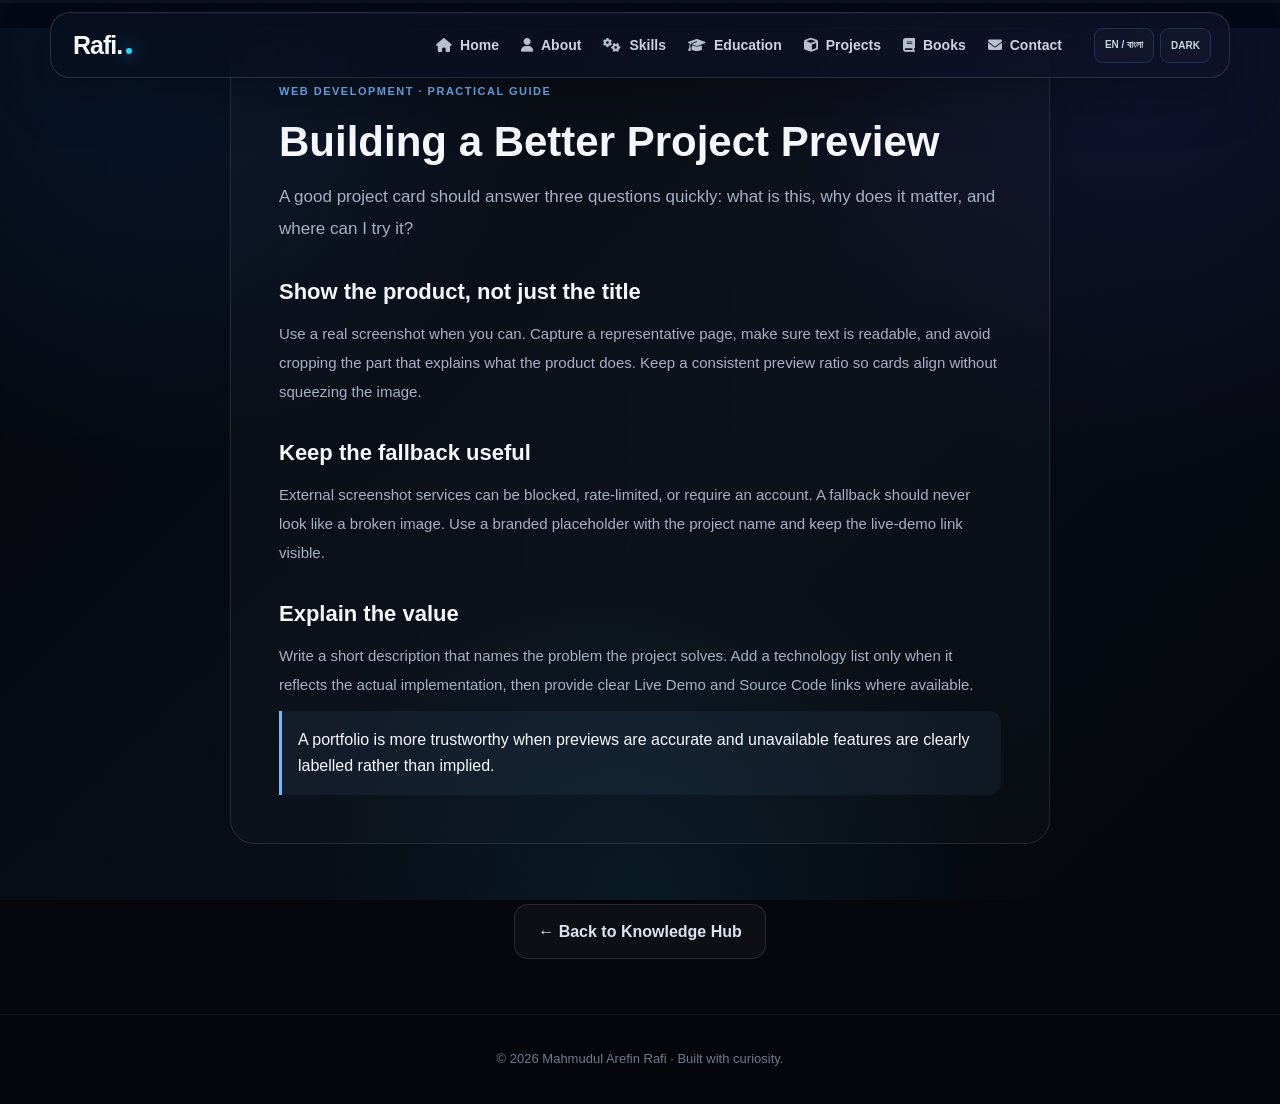
<file: blog-project-previews.html>
<!DOCTYPE html><html lang="en"><head><meta charset="UTF-8"><meta name="viewport" content="width=device-width,initial-scale=1.0"><link rel="icon" type="image/svg+xml" href="https://mahmudularefinrafi.iam.bd/favicon.svg"><link rel="shortcut icon" href="https://mahmudularefinrafi.iam.bd/favicon.svg"><title>Building a Better Project Preview | Mahmudul Arefin Rafi</title>
<meta name="description" content="A practical guide to making portfolio project previews clear, responsive, and useful.">
<meta name="author" content="Mahmudul Arefin Rafi">
<meta name="robots" content="index, follow, max-image-preview:large">
<link rel="canonical" href="https://mahmudularefinrafi.iam.bd/blog-project-previews.html">
<meta property="og:type" content="profile">
<meta property="og:title" content="Mahmudul Arefin Rafi | Cyber Security Enthusiast">
<meta property="og:description" content="CSE student exploring cyber security, software development, and web technologies. Discover projects and skills.">
<meta property="og:url" content="https://mahmudularefinrafi.iam.bd/blog-project-previews.html">
<meta property="og:image" content="https://mahmudularefinrafi.iam.bd/profile.jpg">
<meta name="twitter:card" content="summary">
<meta name="twitter:title" content="Mahmudul Arefin Rafi | Cyber Security Enthusiast">
<meta name="twitter:description" content="CSE student interested in cyber security, software development, and web technologies.">
<script type="application/ld+json">
{
  "@context": "https://schema.org",
  "@type": "ProfilePage",
  "mainEntity": {
    "@type": "Person",
    "@id": "https://mahmudularefinrafi.iam.bd/#rafi",
    "name": "Mahmudul Arefin Rafi",
    "alternateName": "mahmudularefinrafi",
    "url": "https://mahmudularefinrafi.iam.bd/",
    "image": "https://mahmudularefinrafi.iam.bd/profile.jpg",
    "description": "Computer Science and Engineering student interested in cyber security, software development, web technologies, and technology projects.",
    "jobTitle": "CSE Student and Cyber Security Enthusiast",
    "sameAs": [
      "https://github.com/mahmudularefinrafi"
    ],
    "knowsAbout": [
      "Cyber Security",
      "Computer Science",
      "Software Development",
      "Web Development",
      "Python",
      "JavaScript"
    ]
  }
}
</script><link rel="preconnect" href="https://fonts.googleapis.com"><link rel="preconnect" href="https://fonts.gstatic.com" crossorigin><link rel="stylesheet" href="https://fonts.googleapis.com/css2?family=Hind+Siliguri:wght@400;500;600;700&family=Manrope:wght@400;500;600;700;800&family=Space+Grotesk:wght@500;600;700&display=swap"><link rel="stylesheet" href="style.css?v=17"><link rel="stylesheet" href="premium.css?v=7"><link rel="stylesheet" href="mobile.css?v=8"></head><body><header><nav><a class="logo" href="index.html">Rafi.</a><ul class="nav-links"><li><a href="index.html" data-en="Home" data-bn="হোম">Home</a></li><li><a href="about.html" data-en="About" data-bn="সম্পর্কে">About</a></li><li><a href="skills.html" data-en="Skills" data-bn="দক্ষতা">Skills</a></li><li><a href="education.html" data-en="Education" data-bn="শিক্ষা">Education</a></li><li><a href="projects.html" data-en="Projects" data-bn="প্রজেক্ট">Projects</a></li><li><a href="books.html" data-en="Books" data-bn="বই">Books</a></li><li><a href="contact.html" data-en="Contact" data-bn="যোগাযোগ">Contact</a></li></ul><div class="nav-tools"><button class="tool-btn" id="languageToggle">EN / বাংলা</button><button class="tool-btn" id="themeButton">DARK</button><button class="tool-btn mobile-menu-btn" id="mobileMenuButton">☰</button></div></nav></header><article class="blog-article"><span class="article-category">WEB DEVELOPMENT · PRACTICAL GUIDE</span><h2>Building a Better Project Preview</h2><p class="article-lead">A good project card should answer three questions quickly: what is this, why does it matter, and where can I try it?</p><h3>Show the product, not just the title</h3><p>Use a real screenshot when you can. Capture a representative page, make sure text is readable, and avoid cropping the part that explains what the product does. Keep a consistent preview ratio so cards align without squeezing the image.</p><h3>Keep the fallback useful</h3><p>External screenshot services can be blocked, rate-limited, or require an account. A fallback should never look like a broken image. Use a branded placeholder with the project name and keep the live-demo link visible.</p><h3>Explain the value</h3><p>Write a short description that names the problem the project solves. Add a technology list only when it reflects the actual implementation, then provide clear Live Demo and Source Code links where available.</p><div class="article-note">A portfolio is more trustworthy when previews are accurate and unavailable features are clearly labelled rather than implied.</div></article><div class="page-home-link"><a class="btn secondary" href="blog.html">← Back to Knowledge Hub</a></div><footer><p>© <span id="year"></span> Mahmudul Arefin Rafi · Built with curiosity.</p></footer><script src="script.js?v=16"></script><script src="scroll-progress.js?v=1"></script><script src="project-preview.js?v=13"></script></body></html>
</file>
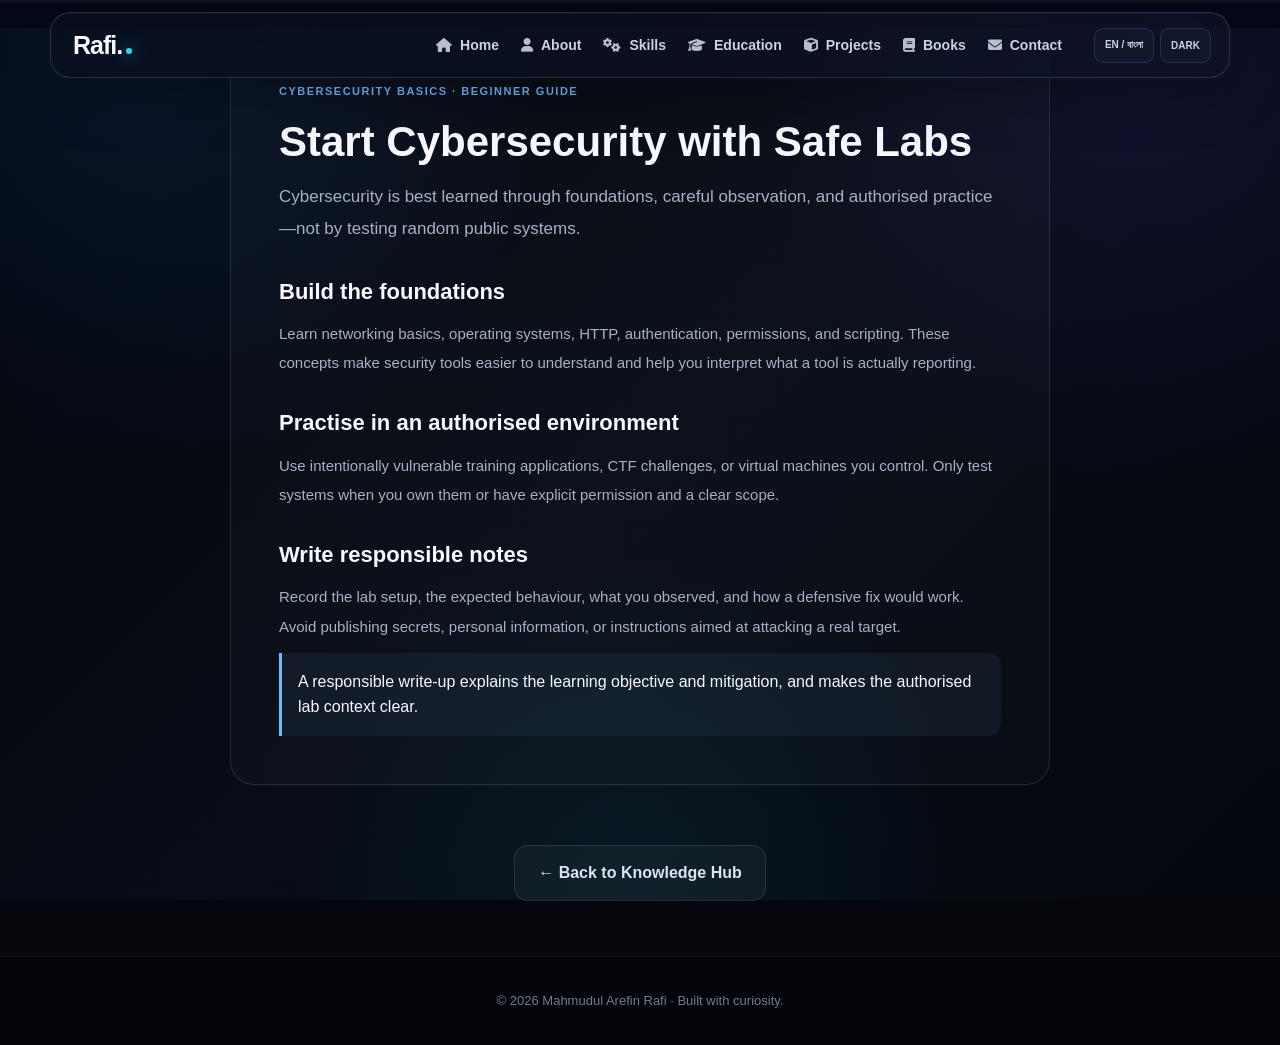
<file: blog-safe-cybersecurity.html>
<!DOCTYPE html><html lang="en"><head><meta charset="UTF-8"><meta name="viewport" content="width=device-width,initial-scale=1.0"><link rel="icon" type="image/svg+xml" href="https://mahmudularefinrafi.iam.bd/favicon.svg"><link rel="shortcut icon" href="https://mahmudularefinrafi.iam.bd/favicon.svg"><title>Start Cybersecurity with Safe Labs | Mahmudul Arefin Rafi</title>
<meta name="description" content="Beginner-friendly guidance for learning cybersecurity legally and responsibly.">
<meta name="author" content="Mahmudul Arefin Rafi">
<meta name="robots" content="index, follow, max-image-preview:large">
<link rel="canonical" href="https://mahmudularefinrafi.iam.bd/blog-safe-cybersecurity.html">
<meta property="og:type" content="profile">
<meta property="og:title" content="Mahmudul Arefin Rafi | Cyber Security Enthusiast">
<meta property="og:description" content="CSE student exploring cyber security, software development, and web technologies. Discover projects and skills.">
<meta property="og:url" content="https://mahmudularefinrafi.iam.bd/blog-safe-cybersecurity.html">
<meta property="og:image" content="https://mahmudularefinrafi.iam.bd/profile.jpg">
<meta name="twitter:card" content="summary">
<meta name="twitter:title" content="Mahmudul Arefin Rafi | Cyber Security Enthusiast">
<meta name="twitter:description" content="CSE student interested in cyber security, software development, and web technologies.">
<script type="application/ld+json">
{
  "@context": "https://schema.org",
  "@type": "ProfilePage",
  "mainEntity": {
    "@type": "Person",
    "@id": "https://mahmudularefinrafi.iam.bd/#rafi",
    "name": "Mahmudul Arefin Rafi",
    "alternateName": "mahmudularefinrafi",
    "url": "https://mahmudularefinrafi.iam.bd/",
    "image": "https://mahmudularefinrafi.iam.bd/profile.jpg",
    "description": "Computer Science and Engineering student interested in cyber security, software development, web technologies, and technology projects.",
    "jobTitle": "CSE Student and Cyber Security Enthusiast",
    "sameAs": [
      "https://github.com/mahmudularefinrafi"
    ],
    "knowsAbout": [
      "Cyber Security",
      "Computer Science",
      "Software Development",
      "Web Development",
      "Python",
      "JavaScript"
    ]
  }
}
</script><link rel="preconnect" href="https://fonts.googleapis.com"><link rel="preconnect" href="https://fonts.gstatic.com" crossorigin><link rel="stylesheet" href="https://fonts.googleapis.com/css2?family=Hind+Siliguri:wght@400;500;600;700&family=Manrope:wght@400;500;600;700;800&family=Space+Grotesk:wght@500;600;700&display=swap"><link rel="stylesheet" href="style.css?v=17"><link rel="stylesheet" href="premium.css?v=7"><link rel="stylesheet" href="mobile.css?v=8"></head><body><header><nav><a class="logo" href="index.html">Rafi.</a><ul class="nav-links"><li><a href="index.html" data-en="Home" data-bn="হোম">Home</a></li><li><a href="about.html" data-en="About" data-bn="সম্পর্কে">About</a></li><li><a href="skills.html" data-en="Skills" data-bn="দক্ষতা">Skills</a></li><li><a href="education.html" data-en="Education" data-bn="শিক্ষা">Education</a></li><li><a href="projects.html" data-en="Projects" data-bn="প্রজেক্ট">Projects</a></li><li><a href="books.html" data-en="Books" data-bn="বই">Books</a></li><li><a href="contact.html" data-en="Contact" data-bn="যোগাযোগ">Contact</a></li></ul><div class="nav-tools"><button class="tool-btn" id="languageToggle">EN / বাংলা</button><button class="tool-btn" id="themeButton">DARK</button><button class="tool-btn mobile-menu-btn" id="mobileMenuButton">☰</button></div></nav></header><article class="blog-article"><span class="article-category">CYBERSECURITY BASICS · BEGINNER GUIDE</span><h2>Start Cybersecurity with Safe Labs</h2><p class="article-lead">Cybersecurity is best learned through foundations, careful observation, and authorised practice—not by testing random public systems.</p><h3>Build the foundations</h3><p>Learn networking basics, operating systems, HTTP, authentication, permissions, and scripting. These concepts make security tools easier to understand and help you interpret what a tool is actually reporting.</p><h3>Practise in an authorised environment</h3><p>Use intentionally vulnerable training applications, CTF challenges, or virtual machines you control. Only test systems when you own them or have explicit permission and a clear scope.</p><h3>Write responsible notes</h3><p>Record the lab setup, the expected behaviour, what you observed, and how a defensive fix would work. Avoid publishing secrets, personal information, or instructions aimed at attacking a real target.</p><div class="article-note">A responsible write-up explains the learning objective and mitigation, and makes the authorised lab context clear.</div></article><div class="page-home-link"><a class="btn secondary" href="blog.html">← Back to Knowledge Hub</a></div><footer><p>© <span id="year"></span> Mahmudul Arefin Rafi · Built with curiosity.</p></footer><script src="script.js?v=16"></script><script src="scroll-progress.js?v=1"></script><script src="project-preview.js?v=13"></script></body></html>
</file>
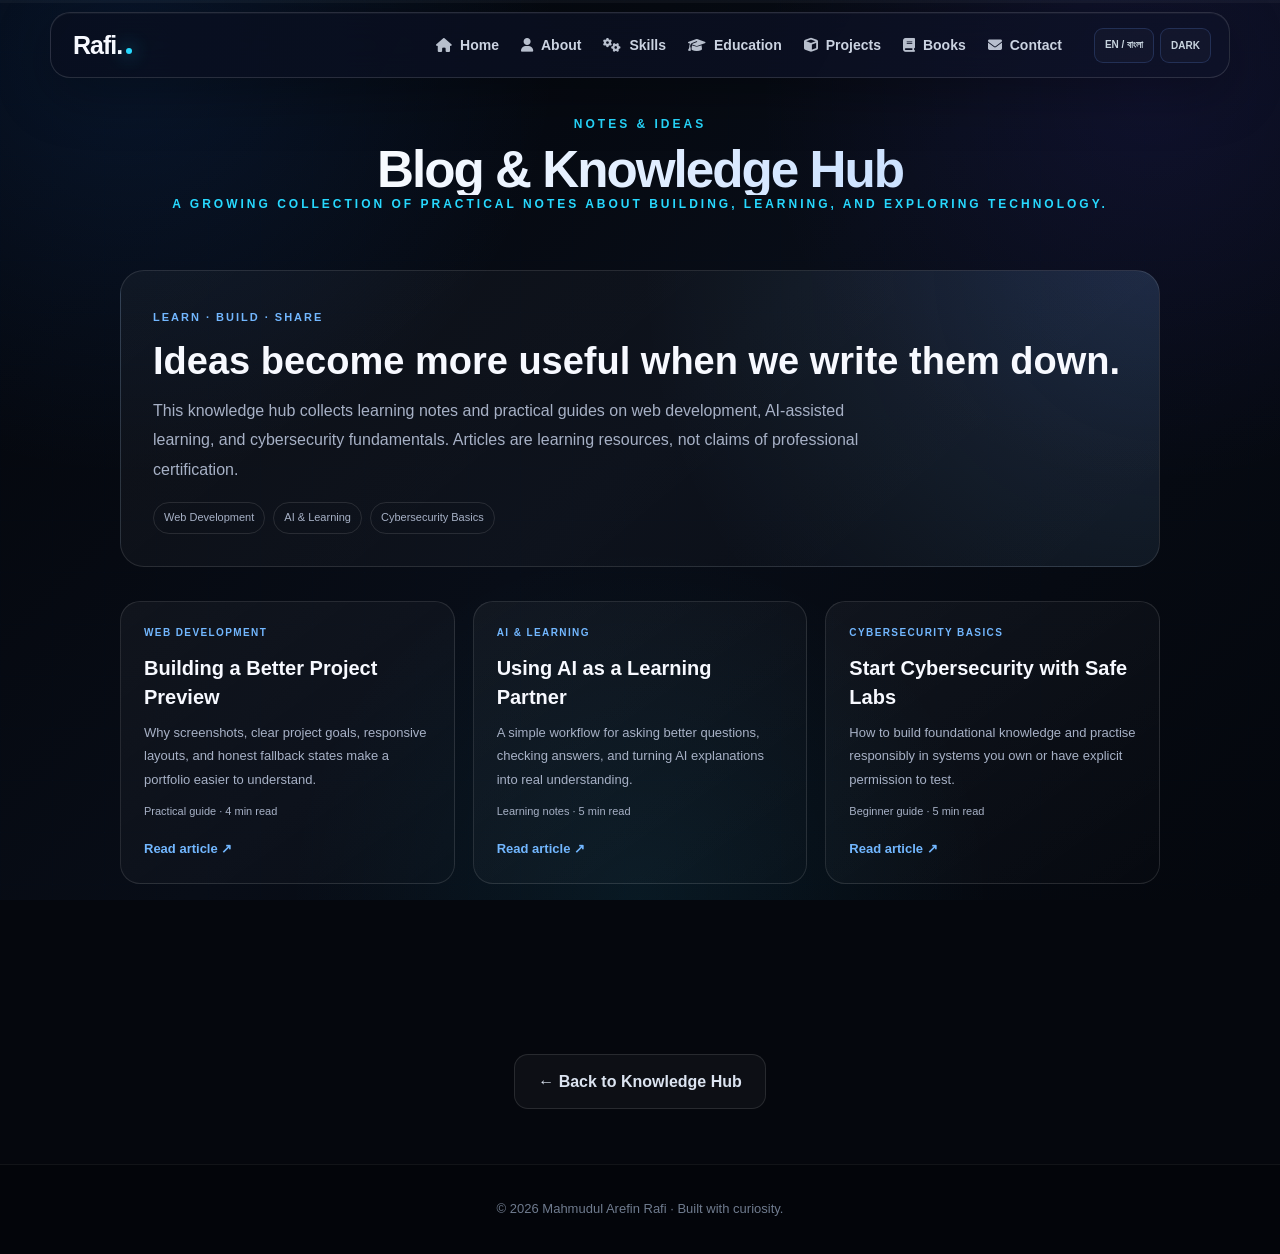
<file: blog.html>
<!DOCTYPE html><html lang="en"><head><meta charset="UTF-8"><meta name="viewport" content="width=device-width,initial-scale=1.0"><link rel="icon" type="image/svg+xml" href="https://mahmudularefinrafi.iam.bd/favicon.svg"><link rel="shortcut icon" href="https://mahmudularefinrafi.iam.bd/favicon.svg"><title>Blog & Knowledge Hub | Mahmudul Arefin Rafi</title>
<meta name="description" content="Learning notes and practical guides on web development, AI-assisted learning, and cybersecurity fundamentals.">
<meta name="author" content="Mahmudul Arefin Rafi">
<meta name="robots" content="index, follow, max-image-preview:large">
<link rel="canonical" href="https://mahmudularefinrafi.iam.bd/blog.html">
<meta property="og:type" content="profile">
<meta property="og:title" content="Mahmudul Arefin Rafi | Cyber Security Enthusiast">
<meta property="og:description" content="CSE student exploring cyber security, software development, and web technologies. Discover projects and skills.">
<meta property="og:url" content="https://mahmudularefinrafi.iam.bd/blog.html">
<meta property="og:image" content="https://mahmudularefinrafi.iam.bd/profile.jpg">
<meta name="twitter:card" content="summary">
<meta name="twitter:title" content="Mahmudul Arefin Rafi | Cyber Security Enthusiast">
<meta name="twitter:description" content="CSE student interested in cyber security, software development, and web technologies.">
<script type="application/ld+json">
{
  "@context": "https://schema.org",
  "@type": "ProfilePage",
  "mainEntity": {
    "@type": "Person",
    "@id": "https://mahmudularefinrafi.iam.bd/#rafi",
    "name": "Mahmudul Arefin Rafi",
    "alternateName": "mahmudularefinrafi",
    "url": "https://mahmudularefinrafi.iam.bd/",
    "image": "https://mahmudularefinrafi.iam.bd/profile.jpg",
    "description": "Computer Science and Engineering student interested in cyber security, software development, web technologies, and technology projects.",
    "jobTitle": "CSE Student and Cyber Security Enthusiast",
    "sameAs": [
      "https://github.com/mahmudularefinrafi"
    ],
    "knowsAbout": [
      "Cyber Security",
      "Computer Science",
      "Software Development",
      "Web Development",
      "Python",
      "JavaScript"
    ]
  }
}
</script><link rel="preconnect" href="https://fonts.googleapis.com"><link rel="preconnect" href="https://fonts.gstatic.com" crossorigin><link rel="stylesheet" href="https://fonts.googleapis.com/css2?family=Hind+Siliguri:wght@400;500;600;700&family=Manrope:wght@400;500;600;700;800&family=Space+Grotesk:wght@500;600;700&display=swap"><link rel="stylesheet" href="style.css?v=17"><link rel="stylesheet" href="premium.css?v=7"><link rel="stylesheet" href="mobile.css?v=8"></head><body><header><nav><a class="logo" href="index.html">Rafi.</a><ul class="nav-links"><li><a href="index.html" data-en="Home" data-bn="হোম">Home</a></li><li><a href="about.html" data-en="About" data-bn="সম্পর্কে">About</a></li><li><a href="skills.html" data-en="Skills" data-bn="দক্ষতা">Skills</a></li><li><a href="education.html" data-en="Education" data-bn="শিক্ষা">Education</a></li><li><a href="projects.html" data-en="Projects" data-bn="প্রজেক্ট">Projects</a></li><li><a href="books.html" data-en="Books" data-bn="বই">Books</a></li><li><a href="contact.html" data-en="Contact" data-bn="যোগাযোগ">Contact</a></li></ul><div class="nav-tools"><button class="tool-btn" id="languageToggle">EN / বাংলা</button><button class="tool-btn" id="themeButton">DARK</button><button class="tool-btn mobile-menu-btn" id="mobileMenuButton">☰</button></div></nav></header><section id="blog"><div class="section-title"><p data-en="Notes & Ideas" data-bn="নোট ও ভাবনা">Notes &amp; Ideas</p><h2 data-en="Blog & Knowledge Hub" data-bn="ব্লগ ও জ্ঞানভান্ডার">Blog &amp; Knowledge Hub</h2><p class="projects-subtitle" data-en="A growing collection of practical notes about building, learning, and exploring technology." data-bn="প্রযুক্তি তৈরি, শেখা ও অনুসন্ধান নিয়ে ব্যবহারিক নোটের সংগ্রহ।">A growing collection of practical notes about building, learning, and exploring technology.</p></div><div class="blog-hero"><span class="blog-eyebrow">LEARN · BUILD · SHARE</span><h3>Ideas become more useful when we write them down.</h3><p>This knowledge hub collects learning notes and practical guides on web development, AI-assisted learning, and cybersecurity fundamentals. Articles are learning resources, not claims of professional certification.</p><div class="blog-filters"><span>Web Development</span><span>AI &amp; Learning</span><span>Cybersecurity Basics</span></div></div><div class="blog-grid"><article class="blog-card"><span class="blog-category">WEB DEVELOPMENT</span><h3>Building a Better Project Preview</h3><p>Why screenshots, clear project goals, responsive layouts, and honest fallback states make a portfolio easier to understand.</p><div class="blog-meta">Practical guide · 4 min read</div><a href="blog-project-previews.html">Read article ↗</a></article><article class="blog-card"><span class="blog-category">AI &amp; LEARNING</span><h3>Using AI as a Learning Partner</h3><p>A simple workflow for asking better questions, checking answers, and turning AI explanations into real understanding.</p><div class="blog-meta">Learning notes · 5 min read</div><a href="blog-ai-learning.html">Read article ↗</a></article><article class="blog-card"><span class="blog-category">CYBERSECURITY BASICS</span><h3>Start Cybersecurity with Safe Labs</h3><p>How to build foundational knowledge and practise responsibly in systems you own or have explicit permission to test.</p><div class="blog-meta">Beginner guide · 5 min read</div><a href="blog-safe-cybersecurity.html">Read article ↗</a></article></div></section><div class="page-home-link"><a class="btn secondary" href="blog.html">← Back to Knowledge Hub</a></div><footer><p>© <span id="year"></span> Mahmudul Arefin Rafi · Built with curiosity.</p></footer><script src="script.js?v=16"></script><script src="scroll-progress.js?v=1"></script><script src="project-preview.js?v=13"></script></body></html>
</file>
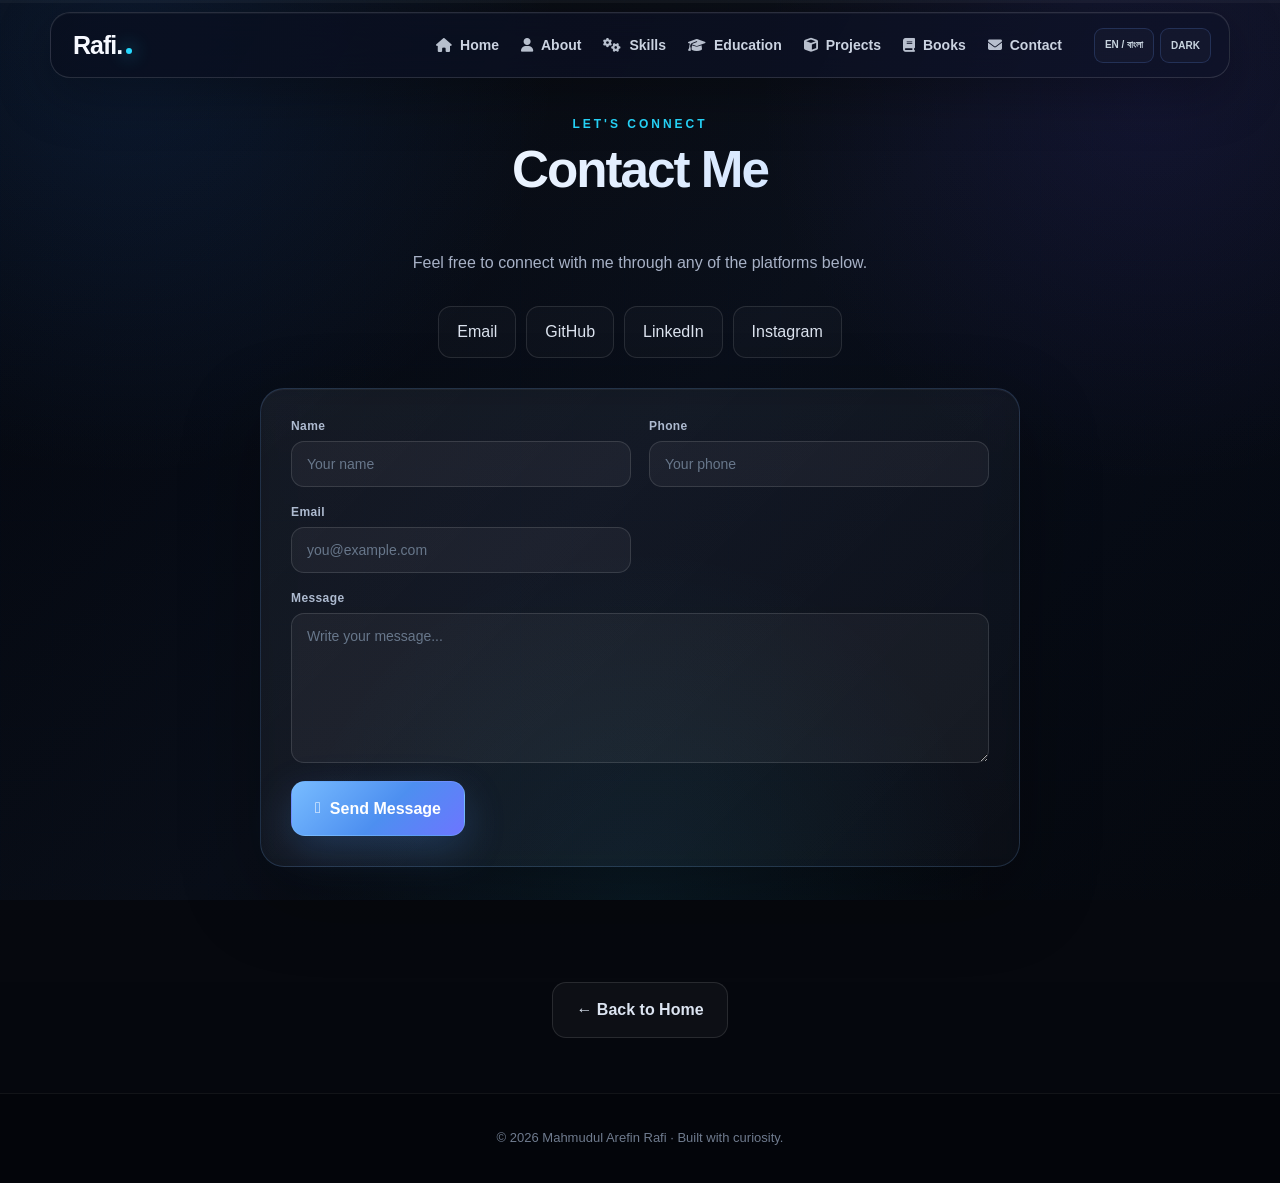
<file: contact.html>
<!DOCTYPE html><html lang="en"><head><meta charset="UTF-8"><meta name="viewport" content="width=device-width,initial-scale=1.0"><link rel="icon" type="image/svg+xml" href="https://mahmudularefinrafi.iam.bd/favicon.svg"><link rel="shortcut icon" href="https://mahmudularefinrafi.iam.bd/favicon.svg"><title>Contact | Mahmudul Arefin Rafi</title>
<meta name="description" content="Explore contact of Mahmudul Arefin Rafi's personal developer and author portfolio.">
<meta name="author" content="Mahmudul Arefin Rafi">
<meta name="robots" content="index, follow, max-image-preview:large">
<link rel="canonical" href="https://mahmudularefinrafi.iam.bd/contact.html">
<meta property="og:type" content="profile">
<meta property="og:title" content="Mahmudul Arefin Rafi | Cyber Security Enthusiast">
<meta property="og:description" content="CSE student exploring cyber security, software development, and web technologies. Discover projects and skills.">
<meta property="og:url" content="https://mahmudularefinrafi.iam.bd/">
<meta property="og:image" content="https://mahmudularefinrafi.iam.bd/profile.jpg">
<meta name="twitter:card" content="summary">
<meta name="twitter:title" content="Mahmudul Arefin Rafi | Cyber Security Enthusiast">
<meta name="twitter:description" content="CSE student interested in cyber security, software development, and web technologies.">
<script type="application/ld+json">
{
  "@context": "https://schema.org",
  "@type": "ProfilePage",
  "mainEntity": {
    "@type": "Person",
    "@id": "https://mahmudularefinrafi.iam.bd/#rafi",
    "name": "Mahmudul Arefin Rafi",
    "alternateName": "mahmudularefinrafi",
    "url": "https://mahmudularefinrafi.iam.bd/",
    "image": "https://mahmudularefinrafi.iam.bd/profile.jpg",
    "description": "Computer Science and Engineering student interested in cyber security, software development, web technologies, and technology projects.",
    "jobTitle": "CSE Student and Cyber Security Enthusiast",
    "sameAs": [
      "https://github.com/mahmudularefinrafi"
    ],
    "knowsAbout": [
      "Cyber Security",
      "Computer Science",
      "Software Development",
      "Web Development",
      "Python",
      "JavaScript"
    ]
  }
}
</script><link rel="preconnect" href="https://fonts.googleapis.com"><link rel="preconnect" href="https://fonts.gstatic.com" crossorigin><link rel="stylesheet" href="https://fonts.googleapis.com/css2?family=Hind+Siliguri:wght@400;500;600;700&family=Manrope:wght@400;500;600;700;800&family=Space+Grotesk:wght@500;600;700&display=swap"><link rel="stylesheet" href="style.css?v=17"><link rel="stylesheet" href="premium.css?v=7"><link rel="stylesheet" href="mobile.css?v=8"></head><body><header><nav><a class="logo" href="index.html">Rafi.</a><ul class="nav-links"><li><a href="index.html" data-en="Home" data-bn="হোম">Home</a></li><li><a href="about.html" data-en="About" data-bn="সম্পর্কে">About</a></li><li><a href="skills.html" data-en="Skills" data-bn="দক্ষতা">Skills</a></li><li><a href="education.html" data-en="Education" data-bn="শিক্ষা">Education</a></li><li><a href="projects.html" data-en="Projects" data-bn="প্রজেক্ট">Projects</a></li><li><a href="books.html" data-en="Books" data-bn="বই">Books</a></li><li><a href="contact.html" data-en="Contact" data-bn="যোগাযোগ">Contact</a></li></ul><div class="nav-tools"><button class="tool-btn" id="languageToggle">EN / বাংলা</button><button class="tool-btn" id="themeButton">DARK</button><button class="tool-btn mobile-menu-btn" id="mobileMenuButton">☰</button></div></nav></header><section id="contact"><div class="section-title"><p data-en="Let's Connect" data-bn="যোগাযোগ করি">Let's Connect</p><h2 data-en="Contact Me" data-bn="যোগাযোগ করুন">Contact Me</h2></div><div class="contact-content"><p data-en="Feel free to connect with me through any of the platforms below." data-bn="নিচের যেকোনো প্ল্যাটফর্মের মাধ্যমে আমার সাথে যোগাযোগ করতে পারেন।">Feel free to connect with me through any of the platforms below.</p><div class="social-links"><a href="mailto:mahmudularefinrafi@gmail.com">Email</a><a href="https://github.com/mahmudularefinrafi" target="_blank" rel="noopener noreferrer">GitHub</a><a href="https://www.linkedin.com/in/mahmudularefinrafi/" target="_blank" rel="noopener noreferrer">LinkedIn</a><a href="https://www.instagram.com/mahmudul_arefin_rafi/" target="_blank" rel="noopener noreferrer">Instagram</a></div></div></section><div class="page-home-link"><a class="btn secondary" href="index.html" data-en="← Back to Home" data-bn="← হোমপেজে ফিরুন">← Back to Home</a></div><footer><p>© <span id="year"></span> Mahmudul Arefin Rafi · Built with curiosity.</p></footer><script src="script.js?v=16"></script><script src="scroll-progress.js?v=1"></script><script src="project-preview.js?v=11"></script></body></html>
</file>
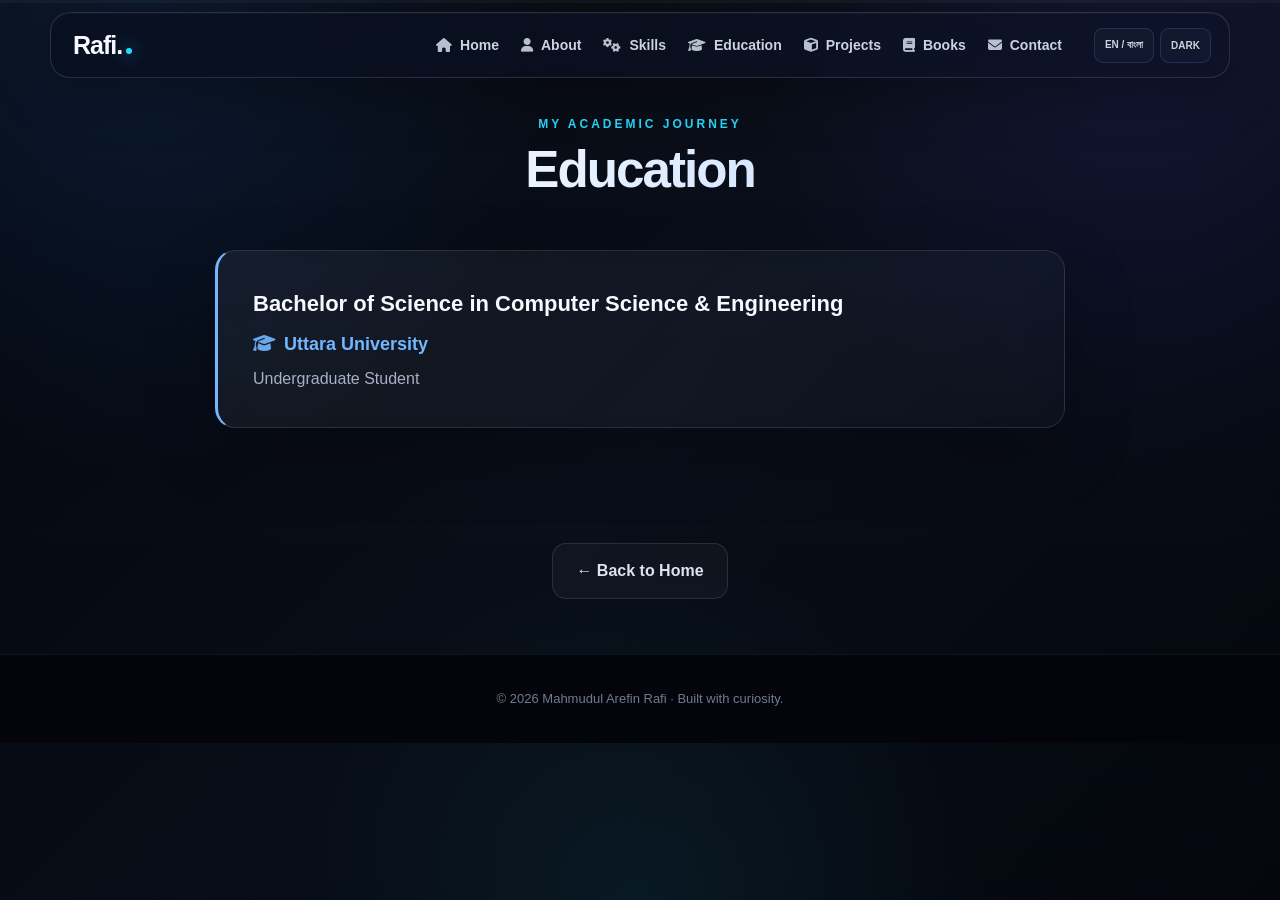
<file: education.html>
<!DOCTYPE html><html lang="en"><head><meta charset="UTF-8"><meta name="viewport" content="width=device-width,initial-scale=1.0"><link rel="icon" type="image/svg+xml" href="https://mahmudularefinrafi.iam.bd/favicon.svg"><link rel="shortcut icon" href="https://mahmudularefinrafi.iam.bd/favicon.svg"><title>Education | Mahmudul Arefin Rafi</title>
<meta name="description" content="Explore education of Mahmudul Arefin Rafi's personal developer and author portfolio.">
<meta name="author" content="Mahmudul Arefin Rafi">
<meta name="robots" content="index, follow, max-image-preview:large">
<link rel="canonical" href="https://mahmudularefinrafi.iam.bd/education.html">
<meta property="og:type" content="profile">
<meta property="og:title" content="Mahmudul Arefin Rafi | Cyber Security Enthusiast">
<meta property="og:description" content="CSE student exploring cyber security, software development, and web technologies. Discover projects and skills.">
<meta property="og:url" content="https://mahmudularefinrafi.iam.bd/">
<meta property="og:image" content="https://mahmudularefinrafi.iam.bd/profile.jpg">
<meta name="twitter:card" content="summary">
<meta name="twitter:title" content="Mahmudul Arefin Rafi | Cyber Security Enthusiast">
<meta name="twitter:description" content="CSE student interested in cyber security, software development, and web technologies.">
<script type="application/ld+json">
{
  "@context": "https://schema.org",
  "@type": "ProfilePage",
  "mainEntity": {
    "@type": "Person",
    "@id": "https://mahmudularefinrafi.iam.bd/#rafi",
    "name": "Mahmudul Arefin Rafi",
    "alternateName": "mahmudularefinrafi",
    "url": "https://mahmudularefinrafi.iam.bd/",
    "image": "https://mahmudularefinrafi.iam.bd/profile.jpg",
    "description": "Computer Science and Engineering student interested in cyber security, software development, web technologies, and technology projects.",
    "jobTitle": "CSE Student and Cyber Security Enthusiast",
    "sameAs": [
      "https://github.com/mahmudularefinrafi"
    ],
    "knowsAbout": [
      "Cyber Security",
      "Computer Science",
      "Software Development",
      "Web Development",
      "Python",
      "JavaScript"
    ]
  }
}
</script><link rel="preconnect" href="https://fonts.googleapis.com"><link rel="preconnect" href="https://fonts.gstatic.com" crossorigin><link rel="stylesheet" href="https://fonts.googleapis.com/css2?family=Hind+Siliguri:wght@400;500;600;700&family=Manrope:wght@400;500;600;700;800&family=Space+Grotesk:wght@500;600;700&display=swap"><link rel="stylesheet" href="style.css?v=17"><link rel="stylesheet" href="premium.css?v=7"><link rel="stylesheet" href="mobile.css?v=8"></head><body><header><nav><a class="logo" href="index.html">Rafi.</a><ul class="nav-links"><li><a href="index.html" data-en="Home" data-bn="হোম">Home</a></li><li><a href="about.html" data-en="About" data-bn="সম্পর্কে">About</a></li><li><a href="skills.html" data-en="Skills" data-bn="দক্ষতা">Skills</a></li><li><a href="education.html" data-en="Education" data-bn="শিক্ষা">Education</a></li><li><a href="projects.html" data-en="Projects" data-bn="প্রজেক্ট">Projects</a></li><li><a href="books.html" data-en="Books" data-bn="বই">Books</a></li><li><a href="contact.html" data-en="Contact" data-bn="যোগাযোগ">Contact</a></li></ul><div class="nav-tools"><button class="tool-btn" id="languageToggle">EN / বাংলা</button><button class="tool-btn" id="themeButton">DARK</button><button class="tool-btn mobile-menu-btn" id="mobileMenuButton">☰</button></div></nav></header><section id="education"><div class="section-title"><p data-en="My Academic Journey" data-bn="আমার শিক্ষাজীবন">My Academic Journey</p><h2 data-en="Education" data-bn="শিক্ষা">Education</h2></div><div class="education-card"><h3 data-en="Bachelor of Science in Computer Science & Engineering" data-bn="কম্পিউটার সায়েন্স অ্যান্ড ইঞ্জিনিয়ারিংয়ে ব্যাচেলর অব সায়েন্স">Bachelor of Science in Computer Science &amp; Engineering</h3><h4>Uttara University</h4><p data-en="Undergraduate Student" data-bn="স্নাতক শিক্ষার্থী">Undergraduate Student</p></div></section><div class="page-home-link"><a class="btn secondary" href="index.html" data-en="← Back to Home" data-bn="← হোমপেজে ফিরুন">← Back to Home</a></div><footer><p>© <span id="year"></span> Mahmudul Arefin Rafi · Built with curiosity.</p></footer><script src="script.js?v=16"></script><script src="scroll-progress.js?v=1"></script><script src="project-preview.js?v=11"></script></body></html>
</file>
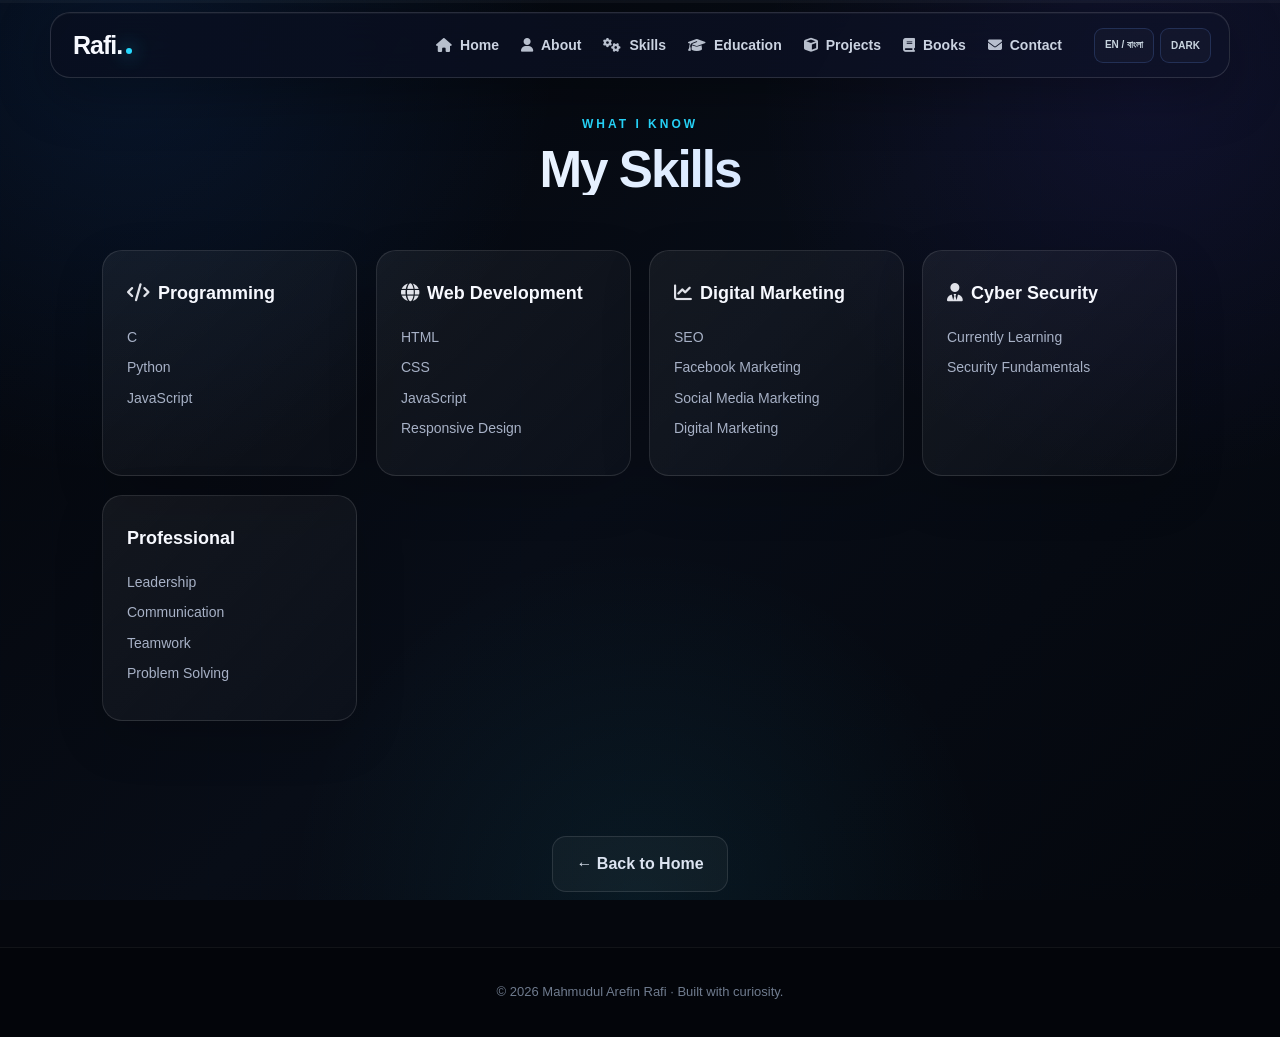
<file: skills.html>
<!DOCTYPE html><html lang="en"><head><meta charset="UTF-8"><meta name="viewport" content="width=device-width,initial-scale=1.0"><link rel="icon" type="image/svg+xml" href="https://mahmudularefinrafi.iam.bd/favicon.svg"><link rel="shortcut icon" href="https://mahmudularefinrafi.iam.bd/favicon.svg"><title>My Skills | Mahmudul Arefin Rafi</title>
<meta name="description" content="Explore my skills of Mahmudul Arefin Rafi's personal developer and author portfolio.">
<meta name="author" content="Mahmudul Arefin Rafi">
<meta name="robots" content="index, follow, max-image-preview:large">
<link rel="canonical" href="https://mahmudularefinrafi.iam.bd/skills.html">
<meta property="og:type" content="profile">
<meta property="og:title" content="Mahmudul Arefin Rafi | Cyber Security Enthusiast">
<meta property="og:description" content="CSE student exploring cyber security, software development, and web technologies. Discover projects and skills.">
<meta property="og:url" content="https://mahmudularefinrafi.iam.bd/">
<meta property="og:image" content="https://mahmudularefinrafi.iam.bd/profile.jpg">
<meta name="twitter:card" content="summary">
<meta name="twitter:title" content="Mahmudul Arefin Rafi | Cyber Security Enthusiast">
<meta name="twitter:description" content="CSE student interested in cyber security, software development, and web technologies.">
<script type="application/ld+json">
{
  "@context": "https://schema.org",
  "@type": "ProfilePage",
  "mainEntity": {
    "@type": "Person",
    "@id": "https://mahmudularefinrafi.iam.bd/#rafi",
    "name": "Mahmudul Arefin Rafi",
    "alternateName": "mahmudularefinrafi",
    "url": "https://mahmudularefinrafi.iam.bd/",
    "image": "https://mahmudularefinrafi.iam.bd/profile.jpg",
    "description": "Computer Science and Engineering student interested in cyber security, software development, web technologies, and technology projects.",
    "jobTitle": "CSE Student and Cyber Security Enthusiast",
    "sameAs": [
      "https://github.com/mahmudularefinrafi"
    ],
    "knowsAbout": [
      "Cyber Security",
      "Computer Science",
      "Software Development",
      "Web Development",
      "Python",
      "JavaScript"
    ]
  }
}
</script><link rel="preconnect" href="https://fonts.googleapis.com"><link rel="preconnect" href="https://fonts.gstatic.com" crossorigin><link rel="stylesheet" href="https://fonts.googleapis.com/css2?family=Hind+Siliguri:wght@400;500;600;700&family=Manrope:wght@400;500;600;700;800&family=Space+Grotesk:wght@500;600;700&display=swap"><link rel="stylesheet" href="style.css?v=17"><link rel="stylesheet" href="premium.css?v=7"><link rel="stylesheet" href="mobile.css?v=8"></head><body><header><nav><a class="logo" href="index.html">Rafi.</a><ul class="nav-links"><li><a href="index.html" data-en="Home" data-bn="হোম">Home</a></li><li><a href="about.html" data-en="About" data-bn="সম্পর্কে">About</a></li><li><a href="skills.html" data-en="Skills" data-bn="দক্ষতা">Skills</a></li><li><a href="education.html" data-en="Education" data-bn="শিক্ষা">Education</a></li><li><a href="projects.html" data-en="Projects" data-bn="প্রজেক্ট">Projects</a></li><li><a href="books.html" data-en="Books" data-bn="বই">Books</a></li><li><a href="contact.html" data-en="Contact" data-bn="যোগাযোগ">Contact</a></li></ul><div class="nav-tools"><button class="tool-btn" id="languageToggle">EN / বাংলা</button><button class="tool-btn" id="themeButton">DARK</button><button class="tool-btn mobile-menu-btn" id="mobileMenuButton">☰</button></div></nav></header><section id="skills"><div class="section-title"><p data-en="What I Know" data-bn="আমার দক্ষতা">What I Know</p><h2 data-en="My Skills" data-bn="আমার দক্ষতা">My Skills</h2></div><div class="skills-container"><div class="skill-card"><h3 data-en="Programming" data-bn="প্রোগ্রামিং">Programming</h3><p>C</p><p>Python</p><p>JavaScript</p></div><div class="skill-card"><h3 data-en="Web Development" data-bn="ওয়েব ডেভেলপমেন্ট">Web Development</h3><p>HTML</p><p>CSS</p><p>JavaScript</p><p data-en="Responsive Design" data-bn="রেসপন্সিভ ডিজাইন">Responsive Design</p></div><div class="skill-card"><h3 data-en="Digital Marketing" data-bn="ডিজিটাল মার্কেটিং">Digital Marketing</h3><p>SEO</p><p>Facebook Marketing</p><p>Social Media Marketing</p><p>Digital Marketing</p></div><div class="skill-card"><h3 data-en="Cyber Security" data-bn="সাইবার সিকিউরিটি">Cyber Security</h3><p data-en="Currently Learning" data-bn="শিখছি">Currently Learning</p><p data-en="Security Fundamentals" data-bn="নিরাপত্তার মৌলিক বিষয়">Security Fundamentals</p></div><div class="skill-card"><h3 data-en="Professional" data-bn="পেশাগত দক্ষতা">Professional</h3><p>Leadership</p><p>Communication</p><p>Teamwork</p><p>Problem Solving</p></div></div></section><div class="page-home-link"><a class="btn secondary" href="index.html" data-en="← Back to Home" data-bn="← হোমপেজে ফিরুন">← Back to Home</a></div><footer><p>© <span id="year"></span> Mahmudul Arefin Rafi · Built with curiosity.</p></footer><script src="script.js?v=16"></script><script src="scroll-progress.js?v=1"></script><script src="project-preview.js?v=11"></script></body></html>
</file>
<file: book/style.css>
:root{--green:#123c32;--deep:#0a2923;--cream:#f7f4eb;--paper:#fffdf7;--gold:#c4a66a;--ink:#1d302a;--muted:#69766e;--line:#dfe3d8;--serif:"Playfair Display",serif;--sans:"Hind Siliguri",sans-serif}*{box-sizing:border-box}html{scroll-behavior:smooth;scroll-padding-top:90px}body{margin:0;background:var(--cream);color:var(--ink);font-family:var(--sans);line-height:1.7}a{color:inherit;text-decoration:none}.topbar{height:78px;padding:0 7vw;display:flex;align-items:center;gap:34px;border-bottom:1px solid #e5e5d9;background:#f7f4ebed;position:sticky;top:0;z-index:10;backdrop-filter:blur(14px)}.brand{display:flex;align-items:center;gap:10px;font-weight:600;font-size:14px}.brand-mark{display:grid;place-items:center;width:34px;height:34px;border-radius:50%;background:var(--green);color:#e6d3a2;font-size:21px}.topbar nav{display:flex;gap:28px;margin-left:auto;font-size:14px;color:#53635a}.topbar nav a:hover,.text-link:hover{color:#9b783b}.back-link{border:1px solid #d7ddcf;padding:8px 13px;border-radius:30px;font-size:13px}.hero{min-height:640px;padding:78px 10vw 90px;display:grid;grid-template-columns:1.1fr .9fr;align-items:center;gap:50px;background:radial-gradient(ellipse at 80% 45%,#e6e6d3 0,transparent 45%),var(--cream);overflow:hidden}.eyebrow{font-size:12px;letter-spacing:2px;text-transform:uppercase;color:#8c7544;font-weight:700;margin:0 0 18px}.hero .eyebrow span{display:inline-block;width:25px;height:1px;background:var(--gold);vertical-align:middle;margin-right:8px}.hero h1{font-size:clamp(48px,6vw,82px);line-height:1.16;letter-spacing:-1.5px;margin:0;color:var(--deep);font-weight:700}.hero h1 em,.section-heading h2 em{font-family:var(--serif);font-style:normal;color:#9d7b40}.hero-lead{font-size:18px;color:#68766d;max-width:490px;margin:25px 0 30px}.hero-actions{display:flex;gap:12px;flex-wrap:wrap}.button{min-height:48px;display:inline-flex;align-items:center;justify-content:center;gap:18px;padding:12px 20px;border-radius:5px;font-size:14px;font-weight:600;transition:transform .2s,background .2s}.button:hover{transform:translateY(-2px)}.primary{background:var(--green);color:white}.primary:hover{background:#1b5143}.secondary{border:1px solid #cdd5c9;color:var(--green);background:transparent}.hero-meta{display:flex;gap:34px;margin-top:45px;padding-top:22px;border-top:1px solid #dedfd3;max-width:460px}.hero-meta span{display:flex;flex-direction:column}.hero-meta b{font-size:14px;font-weight:600}.hero-meta small{font-size:12px;color:#7d887e}.book-stage{min-height:430px;display:grid;place-items:center;position:relative}.halo{position:absolute;width:390px;height:390px;border-radius:50%;background:#e5e3cf;border:1px solid #d6d4be}.book-cover{position:relative;width:270px;height:390px;background:linear-gradient(135deg,#1c5545,#0b2c25 78%);color:#f0e2b8;box-shadow:18px 22px 35px #20372d38, inset 5px 0 0 #ffffff14;border:1px solid #a98c51;text-align:center;padding:35px 24px;transform:rotate(-3deg);display:flex;align-items:center;flex-direction:column}.cover-ornament{font-size:33px;color:#d6bb7d;margin-bottom:15px}.cover-rule{width:90px;height:1px;background:#c9ab69;margin:0 auto 22px}.cover-kicker{font-size:11px;letter-spacing:2px;margin:0 0 18px}.book-cover h2{font-size:30px;line-height:1.6;margin:0 0 20px;font-weight:600}.cover-rule.short{width:45px;margin-bottom:16px}.cover-note{font-size:14px;margin:0}.cover-bottom{position:absolute;bottom:12px;font-size:9px;color:#d2c49c}.floating-note{position:absolute;right:0;bottom:38px;padding:12px 18px;background:var(--paper);box-shadow:0 8px 28px #142a1e12;border:1px solid #ece9dc;border-radius:3px;font-size:13px}.floating-note span{color:#a88443;margin-left:12px}.section{padding:90px 12vw}.section-heading{text-align:center}.section-heading h2,.reader-heading h2,.author-section h2{font-size:clamp(30px,4vw,44px);line-height:1.35;margin:0;color:var(--deep)}.intro-grid{display:grid;grid-template-columns:1fr .75fr;gap:65px;align-items:center;max-width:950px;margin:45px auto 0}.intro-text{font-size:19px;line-height:2;color:#53645a;margin:0}.note-card{background:#eeecdf;padding:26px 30px;border-left:2px solid var(--gold)}.note-icon{color:#a9884b;font-size:25px}.note-card p{margin:10px 0 0;color:#5d6c61;font-size:15px}.reader-section{background:#10372e;color:white}.reader-heading{display:flex;align-items:end;justify-content:space-between;gap:20px;margin-bottom:30px}.reader-heading h2{color:#fff}.reader-heading>div>p:last-child{color:#c3d1c8;margin:8px 0 0}.reader-shell{background:#f9f8f1;border:1px solid #42665a;border-radius:8px;overflow:hidden;min-height:390px;color:var(--ink)}.reader-top{height:50px;padding:0 20px;display:flex;align-items:center;justify-content:space-between;background:#eaece3;border-bottom:1px solid #d9dfd4;font-size:13px}.reader-top i{display:inline-block;width:7px;height:7px;background:#4c9874;border-radius:50%;margin-right:8px}.reader-hint{color:#748177}.reader-placeholder{min-height:340px;display:flex;align-items:center;justify-content:center;flex-direction:column;text-align:center;padding:35px}.document-icon{width:54px;height:64px;border:1px solid #c5d0c4;border-radius:4px;display:grid;place-items:center;color:#577466;font-weight:700;background:white}.reader-placeholder h3{font-size:21px;margin:18px 0 5px}.reader-placeholder p{color:#6b786f;margin:0 0 20px}.author-section{display:flex;align-items:center;justify-content:center;gap:32px;max-width:900px;margin:auto}.author-monogram{width:88px;height:88px;flex-shrink:0;border-radius:50%;display:grid;place-items:center;background:#e9e5d3;color:#9c7c42;font-size:45px}.author-section .eyebrow{margin-bottom:7px}.author-section h2{font-size:30px}.author-section p:not(.eyebrow){color:#657268;max-width:570px}.text-link{color:#8c6e37;font-weight:600;font-size:14px}footer{padding:28px 8vw;background:#09251f;color:#d9e0d8;display:flex;align-items:center;gap:20px;flex-wrap:wrap}footer .brand-mark{background:#214b3e}footer p{font-size:12px;color:#9eb0a4;margin:0 auto}footer>a:last-child{font-size:12px;color:#c7d1c8}@media(max-width:800px){.topbar{padding:0 5vw;height:68px;gap:12px}.topbar nav{display:none}.back-link{margin-left:auto}.hero{padding:58px 7vw 65px;grid-template-columns:1fr;gap:25px}.hero-copy{max-width:600px}.book-stage{min-height:420px}.section{padding:68px 7vw}.intro-grid{grid-template-columns:1fr;gap:25px;margin-top:30px}.reader-heading{align-items:start;flex-direction:column}.author-section{align-items:flex-start}.floating-note{right:2%}}@media(max-width:460px){.brand{font-size:12px}.brand-mark{width:30px;height:30px}.hero h1{font-size:48px}.hero-lead{font-size:16px}.hero-meta{gap:20px}.book-cover{width:235px;height:350px}.book-cover h2{font-size:27px}.halo{width:310px;height:310px}.book-stage{min-height:390px}.floating-note{bottom:10px;font-size:12px}.section{padding:55px 6vw}.reader-placeholder h3{font-size:18px}footer{padding:25px 6vw}footer p{width:100%;order:2;margin:0}footer>a:last-child{order:3}}
</file>
<file: style.css>
:root{--bg:#050816;--card:rgba(13,20,39,.66);--text:#f7f9ff;--muted:#a7b1c6;--accent:#72b7ff;--accent2:#9b7cff;--cyan:#57e6ff;--border:rgba(255,255,255,.11)}
*{margin:0;padding:0;box-sizing:border-box;scroll-behavior:smooth}html{background:var(--bg)}
body{min-height:100vh;overflow-x:hidden;font-family:'Manrope',sans-serif;background:radial-gradient(900px 600px at 8% 8%,rgba(48,108,255,.20),transparent 62%),radial-gradient(800px 600px at 92% 12%,rgba(137,82,255,.17),transparent 62%),radial-gradient(900px 650px at 52% 100%,rgba(25,205,232,.09),transparent 64%),linear-gradient(135deg,#040611 0%,#080d1d 42%,#0a1022 72%,#050816 100%);background-attachment:fixed;color:var(--text);line-height:1.6;-webkit-font-smoothing:antialiased}
body:before{content:"";position:fixed;inset:0;z-index:-2;pointer-events:none;opacity:.18;background-image:linear-gradient(rgba(255,255,255,.028) 1px,transparent 1px),linear-gradient(90deg,rgba(255,255,255,.028) 1px,transparent 1px);background-size:55px 55px}body:after{content:"";position:fixed;width:520px;height:520px;left:var(--mouse-x,50%);top:var(--mouse-y,45%);transform:translate(-50%,-50%);z-index:-1;pointer-events:none;border-radius:50%;background:radial-gradient(circle,rgba(93,170,255,.08),rgba(128,104,255,.035) 35%,transparent 70%);transition:left .15s ease-out,top .15s ease-out}
a{text-decoration:none;color:inherit}button{font:inherit}section{position:relative;padding:115px 8%}
header{position:fixed!important;top:0;left:0;width:100%;z-index:1000;padding:12px 0!important}nav{width:calc(100% - 48px);max-width:1180px;height:66px;margin:0 auto;padding:0 18px 0 22px;display:flex!important;align-items:center!important;justify-content:space-between!important;border:1px solid rgba(255,255,255,.13);border-radius:20px;background:linear-gradient(120deg,rgba(8,14,30,.82),rgba(14,18,39,.72));backdrop-filter:blur(24px);-webkit-backdrop-filter:blur(24px);box-shadow:0 15px 55px rgba(0,0,0,.30),inset 0 1px 0 rgba(255,255,255,.04);gap:14px}
.logo{font-family:'Space Grotesk',sans-serif;font-size:25px;font-weight:700;letter-spacing:-1px;flex:0 0 auto}.logo:after{content:"";display:inline-block;width:6px;height:6px;margin-left:4px;border-radius:50%;background:var(--cyan);box-shadow:0 0 18px var(--cyan)}
header nav ul{display:flex!important;flex-direction:row!important;align-items:center!important;justify-content:flex-end!important;list-style:none!important;margin:0!important;padding:0!important;gap:2px!important;flex-wrap:nowrap!important;flex:1}header nav ul li{display:block!important;list-style:none!important;margin:0!important;padding:0!important}header nav ul li::marker{content:""!important}header nav ul a{display:block!important;padding:9px 10px!important;border-radius:12px;color:#cbd3e1;font-size:14px;font-weight:700;white-space:nowrap;transition:.25s}header nav ul a:hover{color:#fff;background:rgba(114,183,255,.09)}
.language-toggle{flex:0 0 auto;border:1px solid rgba(105,170,255,.3);background:rgba(105,170,255,.08);color:#dce9fb;border-radius:12px;padding:8px 10px;cursor:pointer;font-size:12px;font-weight:800;letter-spacing:.2px;transition:.25s}.language-toggle:hover{background:rgba(105,170,255,.16);border-color:rgba(105,170,255,.55);transform:translateY(-1px)}.language-toggle span{opacity:.55}.language-toggle span.active{opacity:1;color:#fff}.language-toggle i{font-style:normal;color:#66758d;margin:0 3px}
.hero{min-height:100vh;max-width:1250px;margin:auto;padding:145px 8% 80px;display:flex!important;align-items:center!important;justify-content:space-between!important;gap:60px}.hero-text{flex:1;min-width:0;z-index:2}.hello{display:inline-flex;align-items:center;gap:9px;color:var(--cyan);font-size:14px;font-weight:800;margin-bottom:15px;letter-spacing:.3px}.hello:before{content:"";width:28px;height:1px;background:var(--cyan);box-shadow:0 0 12px var(--cyan)}.hero h1{font-family:'Space Grotesk',sans-serif;max-width:760px;font-size:clamp(48px,6.5vw,82px);line-height:.98;letter-spacing:-4px;margin-bottom:23px;font-weight:700;background:linear-gradient(110deg,#fff 10%,#dce7ff 52%,#9cc8ff 100%);-webkit-background-clip:text;background-clip:text;color:transparent}.hero h2{font-family:'Manrope',sans-serif;font-size:clamp(19px,2vw,25px);line-height:1.3;font-weight:700;color:#d3d9e4;margin-bottom:18px}.hero-text>p:last-of-type{max-width:650px;color:var(--muted);font-size:17px}.buttons{display:flex;gap:12px;margin-top:32px}.btn{display:inline-flex;align-items:center;justify-content:center;min-width:145px;padding:14px 23px;border-radius:14px;background:linear-gradient(135deg,#78bcff,#4d8ff0 55%,#6d75ff);color:#fff;font-weight:800;box-shadow:0 14px 40px rgba(76,145,239,.24);transition:.25s}.btn:hover{transform:translateY(-4px);box-shadow:0 20px 50px rgba(76,145,239,.34)}.btn.secondary{background:rgba(255,255,255,.035);border:1px solid var(--border);color:#dce4f1;box-shadow:none}.btn.secondary:hover{background:rgba(114,183,255,.08);border-color:rgba(114,183,255,.45)}
.hero-image{position:relative!important;flex:0 0 390px!important;width:390px!important;max-width:40vw;display:flex!important;justify-content:center!important;align-items:center!important}.hero-image:before{content:"";position:absolute;width:320px;height:320px;border-radius:50%;background:conic-gradient(from 180deg,rgba(105,170,255,.48),rgba(155,124,255,.18),rgba(87,230,255,.35),rgba(105,170,255,.48));filter:blur(55px);opacity:.60}.hero-image img{position:relative!important;display:block!important;width:330px!important;max-width:100%!important;height:420px!important;max-height:420px!important;object-fit:cover!important;object-position:center top!important;border-radius:30px!important;border:1px solid rgba(255,255,255,.18);box-shadow:0 28px 85px rgba(0,0,0,.48),0 0 90px rgba(105,170,255,.14);background:#0d121d}
.section-title{text-align:center;margin-bottom:55px}.section-title p{color:var(--cyan);font-size:12px;font-weight:800;text-transform:uppercase;letter-spacing:3px;margin-bottom:10px}.section-title h2{font-family:'Space Grotesk',sans-serif;font-size:clamp(34px,4vw,52px);line-height:1;letter-spacing:-2px}
#about,#education,#contact{background:linear-gradient(180deg,rgba(255,255,255,.018),rgba(70,100,190,.018),rgba(255,255,255,.006))}.about-content{max-width:900px;margin:auto;padding:36px;border:1px solid var(--border);border-radius:24px;background:linear-gradient(135deg,rgba(17,27,50,.72),rgba(10,17,34,.58));backdrop-filter:blur(18px);box-shadow:0 25px 80px rgba(0,0,0,.3)}.about-content p{color:#b4bdcd;margin-bottom:18px;font-size:17px}.about-content p:last-child{margin-bottom:0}
.skills-container{max-width:1120px;margin:auto;display:grid;grid-template-columns:repeat(4,1fr);gap:18px}.skill-card{padding:28px 24px;background:linear-gradient(145deg,rgba(17,27,50,.72),rgba(10,16,32,.60));border:1px solid var(--border);border-radius:20px;backdrop-filter:blur(15px);transition:.3s;box-shadow:0 18px 50px rgba(0,0,0,.16)}.skill-card:hover{transform:translateY(-8px);border-color:rgba(105,170,255,.45);box-shadow:0 25px 65px rgba(0,0,0,.28),0 0 35px rgba(105,170,255,.07)}.skill-card h3{font-family:'Space Grotesk',sans-serif;margin-bottom:18px;font-size:18px}.skill-card p{color:var(--muted);margin:8px 0;font-size:14px}
.education-card{max-width:850px;margin:auto;padding:35px;border:1px solid var(--border);border-left:3px solid var(--accent);border-radius:20px;background:linear-gradient(135deg,rgba(17,27,50,.72),rgba(10,16,32,.60));box-shadow:0 25px 70px rgba(0,0,0,.22)}.education-card h3{font-family:'Space Grotesk',sans-serif;font-size:22px;margin-bottom:9px}.education-card h4{color:var(--accent);font-size:18px;margin-bottom:7px}.education-card p{color:var(--muted)}
.projects-container{max-width:1120px;margin:auto;display:grid;grid-template-columns:repeat(3,1fr);gap:20px}.project-card{overflow:hidden;background:linear-gradient(145deg,rgba(17,27,50,.72),rgba(10,16,32,.60));border:1px solid var(--border);border-radius:20px;transition:.3s}.project-card:hover{transform:translateY(-8px);border-color:rgba(105,170,255,.4);box-shadow:0 25px 65px rgba(0,0,0,.25)}.project-image{height:190px;display:flex;align-items:center;justify-content:center;background:radial-gradient(circle at 35% 30%,rgba(105,170,255,.16),transparent 40%),linear-gradient(135deg,#0d1830,#171333);color:var(--accent);font-weight:800}.project-card h3{font-family:'Space Grotesk',sans-serif;padding:20px 20px 8px}.project-card p{padding:0 20px 25px;color:var(--muted);font-size:14px}
.contact-content{text-align:center;max-width:760px;margin:auto}.contact-content>p{color:var(--muted);margin-bottom:30px}.social-links{display:flex;justify-content:center;flex-wrap:wrap;gap:10px}.social-links a{padding:12px 18px;border:1px solid var(--border);border-radius:13px;color:#dce3ef;background:rgba(255,255,255,.025);transition:.25s}.social-links a:hover{transform:translateY(-3px);color:white;border-color:rgba(105,170,255,.4);background:rgba(105,170,255,.1)}footer{padding:34px 20px;text-align:center;background:#03050a;color:#6f7b8e;border-top:1px solid rgba(255,255,255,.06);font-size:13px}
body.bn-mode{font-family:'Hind Siliguri',-apple-system,BlinkMacSystemFont,'Segoe UI',sans-serif}body.bn-mode .hero h1,body.bn-mode .section-title h2,body.bn-mode .skill-card h3,body.bn-mode .education-card h3,body.bn-mode .project-card h3,body.bn-mode .logo{font-family:'Hind Siliguri',-apple-system,BlinkMacSystemFont,'Segoe UI',sans-serif;letter-spacing:0}body.bn-mode .hero h1{line-height:1.25}body.bn-mode .hero h2{line-height:1.55}body.bn-mode .section-title h2{line-height:1.3}body.bn-mode .section-title p{letter-spacing:0;font-size:13px}body.bn-mode .language-toggle{font-family:'Hind Siliguri',sans-serif}
.cursor-bubble,.cursor-dot{position:fixed;left:0;top:0;pointer-events:none;z-index:9999;transform:translate(-50%,-50%);opacity:0}.cursor-bubble{width:34px;height:34px;border-radius:50%;border:1px solid rgba(135,190,255,.65);background:rgba(101,168,255,.08);backdrop-filter:blur(4px);box-shadow:0 0 25px rgba(101,168,255,.18);transition:.25s}.cursor-dot{width:6px;height:6px;border-radius:50%;background:#dceeff;box-shadow:0 0 14px rgba(101,168,255,.9)}.cursor-bubble.hovering{width:52px;height:52px;background:rgba(101,168,255,.12);border-color:rgba(165,208,255,.85)}
@keyframes ripple{from{width:12px;height:12px;opacity:.8}to{width:90px;height:90px;opacity:0}}.cursor-ripple{position:fixed;width:12px;height:12px;border-radius:50%;pointer-events:none;z-index:9998;border:1px solid rgba(130,190,255,.7);transform:translate(-50%,-50%);animation:ripple .65s ease-out forwards}
@media(max-width:1050px){header nav ul a{padding:8px 6px!important;font-size:12px}.language-toggle{padding:7px 8px}.hero{gap:35px}.hero-image{flex-basis:350px!important;width:350px!important}.hero-image img{width:300px!important;height:400px!important}}
@media(max-width:950px){nav{width:calc(100% - 24px)}header nav ul{gap:1px!important}.hero{flex-direction:column-reverse;text-align:center;padding-top:130px}.hero-text>p:last-of-type{margin:auto}.buttons{justify-content:center}.hero-image{flex:0 0 auto!important;width:min(390px,82vw)!important;max-width:none}.skills-container{grid-template-columns:repeat(2,1fr)}.projects-container{grid-template-columns:repeat(2,1fr)}}
@media(max-width:680px){section{padding:90px 6%}nav{height:60px;padding:0 12px}.logo{font-size:21px}header nav ul{display:none!important}.language-toggle{padding:7px 9px;font-size:11px}.hero h1{font-size:48px;letter-spacing:-2.5px}.hero-image img{width:min(310px,84vw)!important;height:380px!important}.buttons{flex-direction:column;align-items:stretch}.skills-container,.projects-container{grid-template-columns:1fr}body.bn-mode .hero h1{font-size:43px}}
@media(pointer:coarse){.cursor-bubble,.cursor-dot,.cursor-ripple{display:none}body:after{display:none}}

#scroll-progress{position:fixed;top:0;left:0;width:100%;height:3px;z-index:99999;pointer-events:none;background:transparent}#scroll-progress-bar{height:100%;width:0;transform-origin:left center;background:linear-gradient(90deg,var(--cyan),var(--accent),var(--accent2));box-shadow:0 0 10px rgba(87,230,255,.45);will-change:width}@media(max-width:680px){#scroll-progress{height:2px}}


/* English typography: use Apple's native San Francisco system font. Bengali glyphs keep their existing script-aware fallback and Bengali mode remains Hind Siliguri. */
body:not(.bn-mode), body:not(.bn-mode) * {
  font-family: -apple-system, BlinkMacSystemFont, "SF Pro Display", "SF Pro Text", sans-serif !important;
}
</file>
<file: premium.css>
/* PREMIUM HACKER LAYER - PERFORMANCE OPTIMIZED */
:root{--neon:#43f5a0;--cyan:#27d9ff;--violet:#a477ff}
body{background-color:#05070d;background-image:radial-gradient(circle at 10% 5%,rgba(39,126,255,.13),transparent 30%),radial-gradient(circle at 90% 10%,rgba(90,70,255,.10),transparent 28%),radial-gradient(circle at 50% 100%,rgba(39,217,255,.07),transparent 32%),linear-gradient(135deg,#03050a,#080d17 50%,#04070d);background-size:100% 100%;background-attachment:fixed;position:relative;isolation:isolate;overflow-x:hidden}
body:before{content:'';position:fixed;inset:0;z-index:-1;pointer-events:none;opacity:.2;background-image:linear-gradient(rgba(75,140,255,.045) 1px,transparent 1px),linear-gradient(90deg,rgba(75,140,255,.045) 1px,transparent 1px);background-size:52px 52px;animation:gridDrift 24s linear infinite}
body:after{content:'';position:fixed;inset:-30%;z-index:-2;pointer-events:none;opacity:.72;background:radial-gradient(circle at 20% 25%,rgba(45,115,255,.12),transparent 22%),radial-gradient(circle at 75% 35%,rgba(39,217,255,.10),transparent 24%),radial-gradient(circle at 55% 80%,rgba(125,90,255,.09),transparent 25%);filter:blur(28px);animation:ambientDrift 18s ease-in-out infinite alternate}
@keyframes ambientDrift{0%{transform:translate3d(-3%,-2%,0) scale(1)}50%{transform:translate3d(4%,3%,0) scale(1.08)}100%{transform:translate3d(-2%,5%,0) scale(1.03)}}@keyframes gridDrift{from{background-position:0 0,0 0}to{background-position:52px 26px,-26px 52px}}
.nav-tools{display:flex!important;align-items:center;gap:6px;margin-left:8px}.tool-btn{height:35px;padding:0 10px;border:1px solid rgba(100,150,255,.2);border-radius:9px;background:rgba(255,255,255,.025);color:#c8d4df;cursor:pointer;font:700 10px 'JetBrains Mono',monospace;transition:.2s}.tool-btn:hover{color:#67b7ff;border-color:rgba(100,170,255,.55);background:rgba(60,130,255,.07);box-shadow:0 0 18px rgba(60,130,255,.1)}
body.theme-purple{--neon:#c083ff;--cyan:#ff62c7;background:radial-gradient(circle at 10% 5%,rgba(192,131,255,.16),transparent 30%),radial-gradient(circle at 90% 10%,rgba(255,98,199,.11),transparent 28%),linear-gradient(135deg,#05030b,#10071a 55%,#06030d)}body.theme-amber{--neon:#ffbd55;--cyan:#ff6b35;background:radial-gradient(circle at 10% 5%,rgba(255,189,85,.15),transparent 30%),radial-gradient(circle at 90% 10%,rgba(255,107,53,.11),transparent 28%),linear-gradient(135deg,#090603,#140a04 55%,#080503)}body.theme-cyan{--neon:#45eaff;--cyan:#5c8cff;background:radial-gradient(circle at 10% 5%,rgba(69,234,255,.15),transparent 30%),radial-gradient(circle at 90% 10%,rgba(92,140,255,.11),transparent 28%),linear-gradient(135deg,#02070c,#06141c 55%,#03080d)}body.theme-midnight{--neon:#7aa7ff;--cyan:#a77aff;background:radial-gradient(circle at 10% 5%,rgba(122,167,255,.16),transparent 30%),radial-gradient(circle at 90% 10%,rgba(167,122,255,.11),transparent 28%),linear-gradient(135deg,#02030a,#070b1b 55%,#03040c)}
.skill-card,.project-card,.about-content,.education-card{position:relative;overflow:hidden}.skill-card:after,.project-card:after,.about-content:after,.education-card:after{content:'';position:absolute;left:-120%;top:0;width:55%;height:100%;background:linear-gradient(90deg,transparent,rgba(255,255,255,.06),transparent);transform:skewX(-18deg);transition:left .65s}.skill-card:hover:after,.project-card:hover:after,.about-content:hover:after,.education-card:hover:after{left:130%}
html[lang='bn'] body,html[lang='bn'] body *{font-family:'Hind Siliguri',sans-serif!important}html[lang='bn'] .hero h1,html[lang='bn'] .section-title h2,html[lang='bn'] .skill-card h3,html[lang='bn'] .education-card h3,html[lang='bn'] .project-card h3{letter-spacing:0}
.mobile-menu-btn{display:none}.mobile-menu{display:none}@media(max-width:1050px){.mobile-menu-btn{display:inline-flex!important;align-items:center;justify-content:center;width:35px;height:35px;padding:0}.nav-links.show{display:flex!important;position:absolute;right:12px;top:62px;z-index:1000;flex-direction:column;gap:4px;width:min(250px,calc(100vw - 30px));padding:10px;border:1px solid rgba(67,245,160,.18);border-radius:15px;background:rgba(3,9,14,.97);backdrop-filter:blur(14px);box-shadow:0 22px 50px rgba(0,0,0,.4)}.nav-links.show li{width:100%}.nav-links.show a{display:block;padding:11px 13px;border-radius:9px}.nav-links.show a:hover{background:rgba(67,245,160,.07);color:var(--neon)}header nav ul{display:none!important}.nav-tools{margin-left:auto}.hero:after{right:6%;top:112px}.hero-text:after{white-space:normal}.hud-line{display:none}}@media(max-width:680px){.boot-box{padding:22px}.boot-lines{font-size:10px}.hero:after{display:none}.hero-text:after{font-size:8px;margin-top:25px}.tool-btn{padding:0 7px;font-size:9px}.language-toggle{font-size:9px}.theme-menu{right:10px;top:55px}}
@media(prefers-reduced-motion:reduce){*,*:before,*:after{animation-duration:.01ms!important;transition-duration:.01ms!important}}
.professional-strip{max-width:1120px;margin:-18px auto 0;padding:0 8% 50px}.pro-grid{display:grid;grid-template-columns:1.2fr .9fr .9fr .9fr;gap:12px}.pro-card{padding:18px 19px;border:1px solid rgba(67,245,160,.13);border-radius:16px;background:rgba(6,13,20,.62);backdrop-filter:blur(12px);box-shadow:0 15px 40px rgba(0,0,0,.16);transition:transform .25s,border-color .25s}.pro-card:hover{transform:translateY(-4px);border-color:rgba(67,245,160,.36)}.pro-label{display:block;color:#637889;font:600 9px 'JetBrains Mono',monospace;letter-spacing:1.5px;text-transform:uppercase;margin-bottom:8px}.pro-value{color:#e4edf5;font-size:14px;font-weight:750}.pro-value .online{display:inline-flex;align-items:center;gap:7px}.pro-value .online:before{content:'';width:7px;height:7px;border-radius:50%;background:var(--neon);box-shadow:0 0 10px var(--neon)}.pro-title{text-align:center;margin-bottom:16px;color:rgba(67,245,160,.7);font:600 9px 'JetBrains Mono',monospace;letter-spacing:2px}.pro-title:before{content:'// PROFESSIONAL PROFILE';}.pro-title{font-size:0}.pro-title:before{font-size:9px}body.light .pro-card{background:rgba(255,255,255,.72);border-color:rgba(8,122,75,.12)}body.light .pro-value{color:#142330}body.light .pro-label{color:#6b7b88}@media(max-width:850px){.professional-strip{padding:0 6% 35px}.pro-grid{grid-template-columns:repeat(2,1fr)}}@media(max-width:500px){.pro-grid{grid-template-columns:1fr}.pro-card{padding:15px}}
.project-image{position:relative;overflow:hidden;cursor:pointer}.project-image img{display:block;width:100%;height:auto;min-height:100%;object-fit:cover;object-position:top center;transform:translateY(0);transition:transform 7s cubic-bezier(.22,.61,.36,1)}.project-image:hover img{transform:translateY(calc(-100% + 220px))}@media(max-width:680px){.project-image img{transition-duration:5.5s}.project-image:hover img{transform:translateY(calc(-100% + 190px))}}
.contact-form-wrap{width:min(760px,100%);margin:30px auto 0}.contact-form-wrap .contact-form{display:flex;flex-direction:column;gap:18px;padding:30px;border:1px solid rgba(120,185,255,.18);border-radius:24px;background:linear-gradient(145deg,rgba(13,20,39,.86),rgba(5,10,22,.78));box-shadow:0 28px 80px rgba(0,0,0,.32),inset 0 1px 0 rgba(255,255,255,.05);backdrop-filter:blur(18px);text-align:left}.contact-form-grid{display:grid;grid-template-columns:1fr 1fr;gap:18px}.contact-form-wrap label{display:flex;flex-direction:column;gap:8px}.contact-form-wrap label span{color:#aebbd0;font:700 12px 'Manrope',sans-serif;letter-spacing:.4px}.contact-form-wrap input,.contact-form-wrap textarea{width:100%;border:1px solid rgba(255,255,255,.12);border-radius:13px;background:rgba(255,255,255,.045);color:#f4f8ff;padding:14px 15px;outline:none;font:500 14px 'Manrope',sans-serif;transition:border-color .22s,box-shadow .22s,background .22s}.contact-form-wrap input::placeholder,.contact-form-wrap textarea::placeholder{color:#68778b}.contact-form-wrap input:focus,.contact-form-wrap textarea:focus{border-color:rgba(87,190,255,.65);background:rgba(80,150,255,.055);box-shadow:0 0 0 3px rgba(87,190,255,.08),0 0 24px rgba(55,150,255,.07)}.contact-form-wrap textarea{min-height:150px;resize:vertical}.contact-form-wrap button.btn{align-self:flex-start;min-width:170px;border:1px solid rgba(130,195,255,.28);display:inline-flex;align-items:center;justify-content:center;gap:9px}.contact-form-wrap button.btn:disabled{opacity:.65;cursor:wait;transform:none}.contact-status{min-height:20px;margin:0;font:600 12px 'Manrope',sans-serif;color:#91a9c7}.contact-status:not(:empty){padding-top:2px}.contact-status:empty{display:none}@media(max-width:680px){.contact-form-wrap .contact-form{padding:21px;border-radius:18px}.contact-form-grid{grid-template-columns:1fr}.contact-form-wrap button.btn{width:100%}}
body.light .contact-form-wrap .contact-form{background:rgba(255,255,255,.82);border-color:rgba(8,122,75,.14)}body.light .contact-form-wrap label span{color:#506171}body.light .contact-form-wrap input,body.light .contact-form-wrap textarea{color:#162431;background:rgba(255,255,255,.72);border-color:rgba(10,40,70,.13)}
/* 2026 UI / motion layer. Additive only. */
html{scroll-behavior:smooth}section{scroll-margin-top:90px}
.hero h1,.hero h2,.section-title h2{background:linear-gradient(110deg,#fff 8%,#c8dcff 38%,#3a86ff 68%,#9a7cff 100%);background-size:220% auto;-webkit-background-clip:text;background-clip:text;color:transparent;animation:gradientShift 7s ease-in-out infinite alternate}.section-title h2{animation-duration:9s}@keyframes gradientShift{from{background-position:0% center}to{background-position:100% center}}
.hero-image{animation:heroFloat 6s ease-in-out infinite;will-change:transform}.hero-image img{transition:transform .5s ease,filter .5s ease;will-change:transform}.hero-image:hover img{transform:translateY(-6px) scale(1.025);filter:saturate(1.08) brightness(1.05)}@keyframes heroFloat{0%,100%{transform:translateY(0)}50%{transform:translateY(-9px)}}
.btn{position:relative;overflow:hidden;isolation:isolate;transition:transform .25s ease,box-shadow .25s ease}.btn:before{content:'';position:absolute;inset:-2px;background:linear-gradient(110deg,transparent 20%,rgba(255,255,255,.3) 46%,transparent 70%);transform:translateX(-120%);z-index:-1;transition:transform .65s ease}.btn:hover:before{transform:translateX(120%)}.btn:hover{transform:translateY(-3px);box-shadow:0 12px 30px rgba(58,134,255,.22)}
.project-card,.skill-card,.education-card,.about-content,.pro-card{transition:transform .35s cubic-bezier(.2,.8,.2,1),border-color .35s,box-shadow .35s}.project-card:hover,.skill-card:hover,.education-card:hover,.about-content:hover{transform:translateY(-7px);border-color:rgba(58,134,255,.35);box-shadow:0 20px 55px rgba(0,0,0,.25)}
.project-card,.skill-card,.education-card,.about-content,.pro-card,.contact-form-wrap .contact-form{background:linear-gradient(135deg,rgba(255,255,255,.055),rgba(255,255,255,.018));backdrop-filter:blur(14px);-webkit-backdrop-filter:blur(14px)}
.reveal,.reveal-left,.reveal-right{opacity:0;will-change:opacity,transform}.reveal{transform:translateY(28px);transition:opacity .75s ease,transform .75s cubic-bezier(.2,.75,.2,1)}.reveal-left{transform:translateX(-32px);transition:opacity .75s ease,transform .75s cubic-bezier(.2,.75,.2,1)}.reveal-right{transform:translateX(32px);transition:opacity .75s ease,transform .75s cubic-bezier(.2,.75,.2,1)}.reveal.revealed,.reveal-left.revealed,.reveal-right.revealed{opacity:1;transform:none}
@media(max-width:680px){.hero-image{animation-duration:7s}.hero h1,.hero h2{animation:none}.project-card:hover,.skill-card:hover,.education-card:hover,.about-content:hover{transform:translateY(-4px)}}
@media(prefers-reduced-motion:reduce){html{scroll-behavior:auto}.reveal,.reveal-left,.reveal-right{opacity:1;transform:none;transition:none}.hero-image{animation:none}.hero h1,.hero h2,.section-title h2{animation:none}.btn:before{display:none}}
</file>
<file: mobile.css>
/* Mobile responsiveness layer. Additive only, keeps the existing desktop UI intact. */
@media (max-width: 680px){
  html,body{width:100%;max-width:100%;overflow-x:hidden}
  section{width:100%;padding-left:5%;padding-right:5%}
  header{padding:8px 0!important}
  nav{width:calc(100% - 16px);height:58px;padding:0 10px;border-radius:16px;gap:7px}
  .logo{font-size:20px}
  .nav-tools{gap:5px;margin-left:auto}
  .tool-btn{height:34px;min-width:34px;padding:0 7px;font-size:9px}
  .mobile-menu-btn{display:inline-flex!important}
  .nav-links.show{display:flex!important;max-height:calc(100vh - 82px);overflow:auto}
  .hero{min-height:auto;padding:115px 5% 70px;gap:30px}
  .hero-text{width:100%}
  .hero h1{font-size:clamp(38px,11vw,52px);line-height:1.05;letter-spacing:-2px;overflow-wrap:anywhere}
  .hero h2{font-size:18px;line-height:1.45}
  .hero-text>p:last-of-type{font-size:15px;line-height:1.7}
  .hero-image{width:min(330px,88vw)!important;max-width:none!important}
  .hero-image img{width:min(260px,78vw)!important;height:auto!important;aspect-ratio:330/420;max-height:none!important}
  .buttons{width:100%;gap:10px}
  .btn{width:100%;min-width:0;padding:13px 16px}
  .section-title{margin-bottom:34px}
  .section-title h2{font-size:clamp(32px,9vw,44px);line-height:1.15;letter-spacing:-1px}
  .section-title p{font-size:11px}
  .about-content,.education-card{width:100%;padding:22px 18px;border-radius:18px}
  .about-content p{font-size:15px;line-height:1.75}
  .education-card h3{font-size:19px;line-height:1.5}
  .skills-container,.projects-container{width:100%;grid-template-columns:1fr!important;gap:14px}
  .skill-card,.project-card{width:100%;min-width:0}
  .skill-card{padding:22px 18px}
  .project-card{border-radius:18px}
  .project-card h3{font-size:18px;padding:16px 16px 7px;line-height:1.4}
  .project-card p{padding:0 16px 18px;font-size:13px;line-height:1.65}
  .project-link{display:inline-block;margin:0 16px 18px}

  /* Critical mobile fix: the Projects section was inheriting the global reveal animation. */
  #projects,#projects.reveal,#projects.reveal-left,#projects.reveal-right{display:block!important;visibility:visible!important;opacity:1!important;transform:none!important}
  #projects .projects-container,#projects .project-card{display:block!important;visibility:visible!important;opacity:1!important;transform:none!important}
  #projects .projects-container{display:grid!important;grid-template-columns:1fr!important}

  .project-card.reveal,.project-card.reveal-left,.project-card.reveal-right,.skill-card.reveal,.skill-card.reveal-left,.skill-card.reveal-right,.about-content.reveal,.about-content.reveal-left,.about-content.reveal-right,.education-card.reveal,.education-card.reveal-left,.education-card.reveal-right{opacity:1!important;transform:none!important}
  .project-image,.project-image.live-preview{height:185px!important;min-height:185px!important;width:100%;border-radius:14px 14px 0 0}

  /* Always show a useful project preview on mobile. */
  .project-image.live-preview img{display:block!important;position:relative;z-index:0}
  .project-image.live-preview .preview-status{display:flex!important;background:radial-gradient(circle at 35% 25%,rgba(105,170,255,.16),transparent 45%),linear-gradient(135deg,#0d1830,#171333);color:#72b7ff;font:800 10px 'Manrope',sans-serif;letter-spacing:1.5px}
  .project-image.live-preview.loaded .preview-status{display:none!important}
  .project-preview-actions{padding:0 14px 14px!important;gap:7px}
  .project-preview-actions a{min-height:40px;font-size:10px}
  .contact-content{width:100%}
  .contact-form-wrap{width:100%;margin-top:22px}
  .contact-form-wrap .contact-form{padding:20px 16px;border-radius:18px}
  .contact-form-grid{grid-template-columns:1fr!important;gap:14px}
  .contact-form-wrap input,.contact-form-wrap textarea{font-size:16px}
  .contact-form-wrap button.btn{width:100%;align-self:stretch}
  .social-links{gap:8px}
  .social-links a{width:100%;text-align:center;padding:11px 14px}
  footer{padding:28px 16px;font-size:12px}
}
@media (min-width:681px) and (max-width:950px){
  .projects-container{grid-template-columns:repeat(2,minmax(0,1fr))!important}
  .skills-container{grid-template-columns:repeat(2,minmax(0,1fr))!important}
}
@media (prefers-reduced-motion: reduce){
  .project-card,.skill-card,.about-content,.education-card,.hero-image,.btn{transition:none!important;animation:none!important}
}

/* Navigation fix: keep mobile links inside a real dropdown, never as a clipped horizontal row. */
@media (max-width: 1050px) {
  header nav { position: relative !important; overflow: visible !important; }
  header nav ul.nav-links { display: none !important; }
  header nav ul.nav-links.show {
    display: flex !important;
    position: absolute !important;
    top: calc(100% + 10px) !important;
    right: 0 !important;
    left: auto !important;
    width: min(280px, calc(100vw - 32px)) !important;
    max-height: calc(100dvh - 110px) !important;
    overflow-y: auto !important;
    flex-direction: column !important;
    align-items: stretch !important;
    justify-content: flex-start !important;
    gap: 4px !important;
    padding: 10px !important;
    margin: 0 !important;
    border: 1px solid rgba(114,183,255,.28) !important;
    border-radius: 16px !important;
    background: rgba(5,10,22,.98) !important;
    box-shadow: 0 18px 48px rgba(0,0,0,.48) !important;
    backdrop-filter: blur(18px) !important;
    -webkit-backdrop-filter: blur(18px) !important;
    z-index: 1100 !important;
  }
  header nav ul.nav-links.show li {
    display: block !important;
    width: 100% !important;
    flex: 0 0 auto !important;
  }
  header nav ul.nav-links.show a {
    display: flex !important;
    align-items: center !important;
    width: 100% !important;
    min-height: 44px !important;
    padding: 10px 12px !important;
    white-space: normal !important;
    border-radius: 10px !important;
    font-size: 14px !important;
    line-height: 1.4 !important;
  }
  header nav ul.nav-links.show a::before { flex: 0 0 auto; }
}
@media (max-width: 380px) {
  header nav { gap: 5px !important; padding-left: 9px !important; padding-right: 8px !important; }
  header nav .logo { font-size: 18px !important; }
  header nav .nav-tools { gap: 4px !important; }
  header nav .tool-btn { min-width: 31px !important; padding-left: 5px !important; padding-right: 5px !important; font-size: 8px !important; }
}


/* Performance tuning: preserve the visual design while reducing expensive paint work on phones. */
@media (max-width: 680px), (pointer: coarse) {
  html { scroll-behavior: auto; }
  body { background-attachment: scroll !important; }
  body:before, body:after { animation: none !important; filter: none !important; }
  header nav, .about-content, .skill-card, .education-card, .project-card,
  .pro-card, .contact-form-wrap .contact-form, .nav-links.show {
    -webkit-backdrop-filter: none !important;
    backdrop-filter: none !important;
  }
  .project-card, .skill-card, .education-card, .about-content, .pro-card,
  .hero-image, .hero h1, .hero h2, .section-title h2 {
    animation: none !important;
    transition-duration: .15s !important;
  }
  .project-card:after, .skill-card:after, .about-content:after, .education-card:after {
    display: none !important;
  }
  .project-image.live-preview img, #books .project-image.book-live-preview img {
    transition: none !important;
    transform: none !important;
  }
}
@media (prefers-reduced-motion: reduce) {
  html { scroll-behavior: auto !important; }
  *, *::before, *::after { animation: none !important; transition: none !important; }
}

/* Multi-page portfolio home dashboard */
.portal-section{padding-top:40px;padding-bottom:90px}
.portal-grid{display:grid;grid-template-columns:repeat(3,minmax(0,1fr));gap:18px;max-width:1100px;margin:0 auto}
.portal-card{position:relative;display:flex;flex-direction:column;gap:12px;min-height:205px;padding:26px;border:1px solid var(--border);border-radius:22px;background:linear-gradient(145deg,rgba(255,255,255,.055),rgba(255,255,255,.018));color:var(--text);text-decoration:none;transition:transform .22s ease,border-color .22s ease,background .22s ease}
.portal-card:hover{transform:translateY(-4px);border-color:rgba(114,183,255,.5);background:linear-gradient(145deg,rgba(114,183,255,.12),rgba(255,255,255,.025))}
.portal-index{font-family:'Space Grotesk',sans-serif;color:var(--accent);font-size:13px;letter-spacing:2px}
.portal-card h3{font-size:22px;line-height:1.25}
.portal-card p{color:var(--muted);font-size:14px;line-height:1.7}
.portal-cta{margin-top:auto;color:var(--accent);font-weight:700;font-size:13px}
.page-home-link{display:flex;justify-content:center;padding:0 5% 55px}
.page-home-link .btn{width:auto}
@media(max-width:850px){.portal-grid{grid-template-columns:repeat(2,minmax(0,1fr))}}
@media(max-width:540px){.portal-grid{grid-template-columns:1fr;gap:13px}.portal-card{min-height:160px;padding:22px}.portal-card h3{font-size:20px}.portal-section{padding-top:20px;padding-bottom:55px}}

/* Featured projects on the homepage */
.featured-projects{padding:48px 5% 58px}
.featured-grid{display:grid;grid-template-columns:repeat(2,minmax(0,1fr));gap:18px;max-width:1100px;margin:0 auto}
.featured-card{display:flex;flex-direction:column;align-items:flex-start;gap:13px;min-width:0;padding:25px;border:1px solid var(--border);border-radius:22px;background:linear-gradient(145deg,rgba(255,255,255,.055),rgba(255,255,255,.018));transition:transform .22s ease,border-color .22s ease}
.featured-card:hover{transform:translateY(-3px);border-color:rgba(114,183,255,.48)}
.featured-top{display:flex;align-items:center;justify-content:space-between;gap:12px;width:100%}
.featured-number{font-family:'Space Grotesk',sans-serif;font-size:13px;letter-spacing:2px;color:var(--accent)}
.featured-tag{font-size:10px;letter-spacing:1px;font-weight:800;color:var(--muted);border:1px solid var(--border);border-radius:999px;padding:5px 9px}
.featured-card h3{font-size:22px;line-height:1.3}
.featured-card p{font-size:14px;line-height:1.75;color:var(--muted)}
.featured-link{margin-top:auto;color:var(--accent);font-size:13px;font-weight:800;text-decoration:none}
.featured-link:hover{text-decoration:underline}
.featured-footer{display:flex;justify-content:center;margin-top:25px}
@media(max-width:540px){.featured-projects{padding:30px 5% 42px}.featured-grid{grid-template-columns:1fr;gap:13px}.featured-card{padding:21px}.featured-card h3{font-size:20px}}

/* Distinct visual treatments for the homepage destination cards */
.portal-card:nth-child(1){border-radius:28px 12px 28px 12px;background:linear-gradient(135deg,rgba(114,183,255,.14),rgba(255,255,255,.025))}
.portal-card:nth-child(2){border-radius:12px 28px 12px 28px;background:linear-gradient(145deg,rgba(155,124,255,.14),rgba(255,255,255,.025))}
.portal-card:nth-child(3){border-radius:18px;background:linear-gradient(120deg,rgba(87,230,255,.11),rgba(255,255,255,.025));border-style:dashed}
.portal-card:nth-child(4){border-radius:28px;background:linear-gradient(145deg,rgba(255,255,255,.07),rgba(114,183,255,.04));box-shadow:inset 0 0 0 1px rgba(114,183,255,.04)}
.portal-card:nth-child(5){border-radius:12px 12px 28px 28px;background:linear-gradient(145deg,rgba(221,195,130,.11),rgba(255,255,255,.02))}
.portal-card:nth-child(6){border-radius:28px 28px 12px 12px;background:linear-gradient(145deg,rgba(99,220,170,.1),rgba(255,255,255,.025))}
.portal-card:nth-child(odd) .portal-index{display:inline-flex;align-items:center;justify-content:center;width:38px;height:38px;border:1px solid currentColor;border-radius:50%}
.portal-card:nth-child(even) .portal-index{display:inline-flex;align-items:center;justify-content:center;min-width:52px;height:30px;padding:0 10px;border-radius:8px;background:rgba(255,255,255,.055)}
.portal-card:nth-child(2){transform:translateY(10px)}
.portal-card:nth-child(2):hover{transform:translateY(4px)}
.portal-card:nth-child(5){transform:translateY(10px)}
.portal-card:nth-child(5):hover{transform:translateY(4px)}
/* Alternating layouts make featured project previews feel less repetitive */
#featured-projects .featured-card:nth-child(2),#featured-projects .featured-card:nth-child(3){display:grid;grid-template-columns:40% minmax(0,1fr);align-items:stretch}
#featured-projects .featured-card:nth-child(2) .featured-preview,#featured-projects .featured-card:nth-child(3) .featured-preview{height:100%;min-height:240px;border-bottom:0;border-right:1px solid rgba(150,190,255,.16)}
#featured-projects .featured-card:nth-child(2) .featured-content,#featured-projects .featured-card:nth-child(3) .featured-content{padding:22px 20px}
#featured-projects .featured-card:nth-child(1){border-radius:24px 12px 24px 12px}
#featured-projects .featured-card:nth-child(2){border-radius:12px 24px 12px 24px}
#featured-projects .featured-card:nth-child(3){border-radius:24px 12px 24px 12px}
#featured-projects .featured-card:nth-child(4){border-radius:12px 24px 12px 24px;background:linear-gradient(145deg,rgba(155,124,255,.09),rgba(255,255,255,.018))}
#featured-projects .featured-card:nth-child(4) .featured-preview{background:linear-gradient(135deg,#211637,#0c2034)}
@media(max-width:680px){
 .portal-card:nth-child(2),.portal-card:nth-child(5){transform:none}
 .portal-card:nth-child(2):hover,.portal-card:nth-child(5):hover{transform:translateY(-3px)}
 #featured-projects .featured-card:nth-child(2),#featured-projects .featured-card:nth-child(3){display:flex}
 #featured-projects .featured-card:nth-child(2) .featured-preview,#featured-projects .featured-card:nth-child(3) .featured-preview{height:180px;min-height:180px;border-right:0;border-bottom:1px solid rgba(150,190,255,.16)}
}

/* Final layout fix: never squeeze featured screenshots into half-width columns. */
#featured-projects .featured-card:nth-child(2),#featured-projects .featured-card:nth-child(3){display:flex!important;grid-template-columns:none!important;align-items:stretch!important}
#featured-projects .featured-card:nth-child(2) .featured-preview,#featured-projects .featured-card:nth-child(3) .featured-preview{width:100%!important;height:auto!important;min-height:0!important;aspect-ratio:16/9!important;border-right:0!important;border-bottom:1px solid rgba(150,190,255,.16)!important}
#featured-projects .featured-card .featured-preview img{width:100%!important;height:100%!important;object-fit:cover!important;object-position:top center!important}
#projects .project-image.live-preview .preview-status,#featured-projects .featured-preview-status{overflow-wrap:anywhere;text-align:center}

/* Graceful branded fallback when external screenshot services block a preview */
.preview-fallback{display:flex!important;flex-direction:column;align-items:center;justify-content:center;gap:12px;padding:24px!important;text-align:center!important;overflow:hidden;background:radial-gradient(circle at 50% 0%,rgba(114,183,255,.22),transparent 55%),linear-gradient(145deg,#111e37,#090f1c)!important;color:#d9e9ff!important}
.preview-fallback .fallback-kicker{font-size:10px;letter-spacing:2px;text-transform:uppercase;color:#82caff}
.preview-fallback strong{font:700 clamp(20px,2.3vw,30px)/1.25 'Manrope','Hind Siliguri',sans-serif;color:#f6f8ff;overflow-wrap:anywhere}
.preview-fallback .fallback-caption{font-size:12px;color:#a7b6ce;line-height:1.6}
#featured-projects .featured-preview.preview-fallback{aspect-ratio:16/9}
#projects .project-image.live-preview .preview-fallback{height:100%}
#books .project-image.book-live-preview .preview-fallback{height:100%}

/* Author portfolio: Books & Blog additions */
.author-intro{display:flex;align-items:center;gap:24px;max-width:1040px;margin:28px auto 42px;padding:28px;border:1px solid rgba(221,195,130,.26);border-radius:24px;background:linear-gradient(120deg,rgba(221,195,130,.09),rgba(114,183,255,.055),rgba(255,255,255,.018));box-shadow:0 18px 45px rgba(0,0,0,.12)}
.author-intro-mark{flex:0 0 86px;width:86px;height:86px;display:grid;place-items:center;border:1px solid rgba(221,195,130,.6);border-radius:24px;color:#ddc382;font:700 38px 'Space Grotesk',sans-serif;background:rgba(221,195,130,.07)}
.author-intro-copy{min-width:0}.author-eyebrow{display:block;margin-bottom:7px;color:#ddc382;font-size:10px;letter-spacing:1.8px;font-weight:800}.author-intro-copy h3{font-size:clamp(22px,3vw,30px);line-height:1.35;margin-bottom:9px}.author-intro-copy p{max-width:680px;color:var(--muted);font-size:14px;line-height:1.85}.author-tags{display:flex;flex-wrap:wrap;gap:8px;margin-top:14px}.author-tags span{padding:6px 10px;border:1px solid var(--border);border-radius:999px;color:var(--muted);font-size:11px}
.books-heading{display:flex;align-items:end;justify-content:space-between;gap:12px;max-width:1040px;margin:0 auto 18px}.books-heading h3{font-size:21px}.books-heading p{font-size:12px;color:var(--muted)}
.blog-hero{max-width:1040px;margin:30px auto 34px;padding:32px;border:1px solid var(--border);border-radius:24px;background:radial-gradient(circle at 100% 0%,rgba(114,183,255,.15),transparent 48%),linear-gradient(140deg,rgba(255,255,255,.04),rgba(255,255,255,.015))}
.blog-hero .blog-eyebrow{font-size:11px;font-weight:800;letter-spacing:2px;color:var(--accent)}.blog-hero h3{font-size:clamp(25px,4vw,38px);line-height:1.25;margin:10px 0}.blog-hero p{max-width:720px;color:var(--muted);line-height:1.85}.blog-filters{display:flex;flex-wrap:wrap;gap:8px;margin-top:18px}.blog-filters span{border:1px solid var(--border);border-radius:999px;padding:6px 10px;color:var(--muted);font-size:11px}
.blog-grid{display:grid;grid-template-columns:repeat(3,minmax(0,1fr));gap:18px;max-width:1040px;margin:0 auto 55px}.blog-card{display:flex;flex-direction:column;min-width:0;padding:23px;border:1px solid var(--border);border-radius:20px;background:linear-gradient(145deg,rgba(255,255,255,.045),rgba(255,255,255,.012));transition:transform .22s,border-color .22s}.blog-card:hover{transform:translateY(-4px);border-color:rgba(114,183,255,.48)}.blog-card .blog-category{font-size:10px;font-weight:800;letter-spacing:1.4px;color:var(--accent)}.blog-card h3{font-size:20px;line-height:1.45;margin:13px 0 9px}.blog-card p{color:var(--muted);font-size:13px;line-height:1.8}.blog-card .blog-meta{margin-top:12px;color:var(--muted);font-size:11px}.blog-card a{margin-top:auto;padding-top:18px;color:var(--accent);font-weight:800;font-size:13px;text-decoration:none}.blog-card a:hover{text-decoration:underline}
.blog-article{max-width:820px;margin:28px auto 60px;padding:clamp(22px,5vw,48px);border:1px solid var(--border);border-radius:24px;background:rgba(255,255,255,.018)}.blog-article .article-category{color:var(--accent);font-size:11px;font-weight:800;letter-spacing:1.5px}.blog-article h2{font-size:clamp(28px,5vw,42px);line-height:1.3;margin:12px 0}.blog-article .article-lead{font-size:17px;line-height:1.9;color:var(--muted);margin-bottom:25px}.blog-article h3{font-size:22px;margin:28px 0 10px}.blog-article p,.blog-article li{font-size:15px;line-height:1.95;color:var(--muted);margin-bottom:12px}.blog-article ul{padding-left:22px}.blog-article .article-note{padding:16px;border-left:3px solid var(--accent);background:rgba(114,183,255,.06);border-radius:0 12px 12px 0}.blog-back{display:inline-flex;margin-top:22px;color:var(--accent);font-weight:800;text-decoration:none}
@media(max-width:850px){.blog-grid{grid-template-columns:repeat(2,minmax(0,1fr))}}
@media(max-width:600px){.author-intro{align-items:flex-start;gap:16px;padding:20px;margin:20px auto 30px}.author-intro-mark{flex-basis:56px;width:56px;height:56px;border-radius:16px;font-size:28px}.author-intro-copy h3{font-size:22px}.books-heading{align-items:flex-start;flex-direction:column}.blog-hero{padding:23px;margin:20px auto 26px}.blog-grid{grid-template-columns:1fr;gap:13px}.blog-card{padding:21px}.blog-article{padding:22px;margin-top:20px}}
</file>
